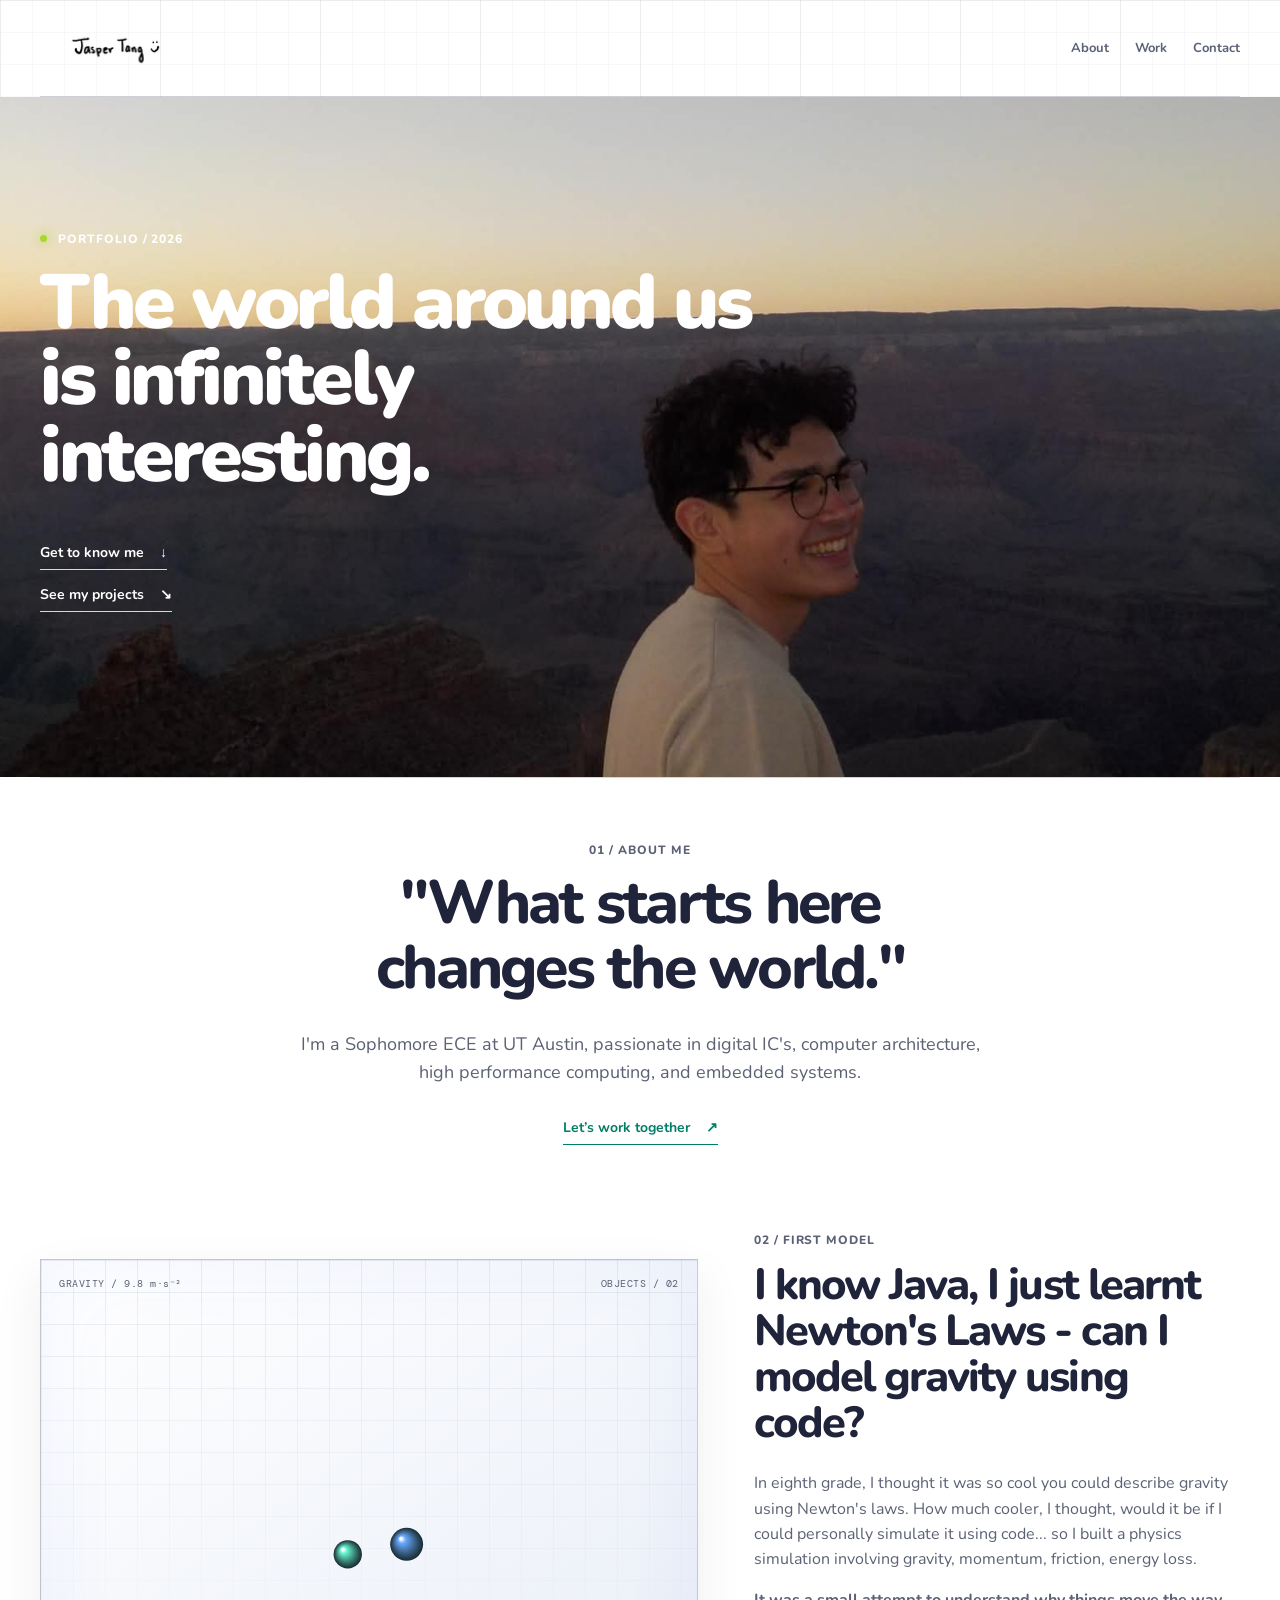
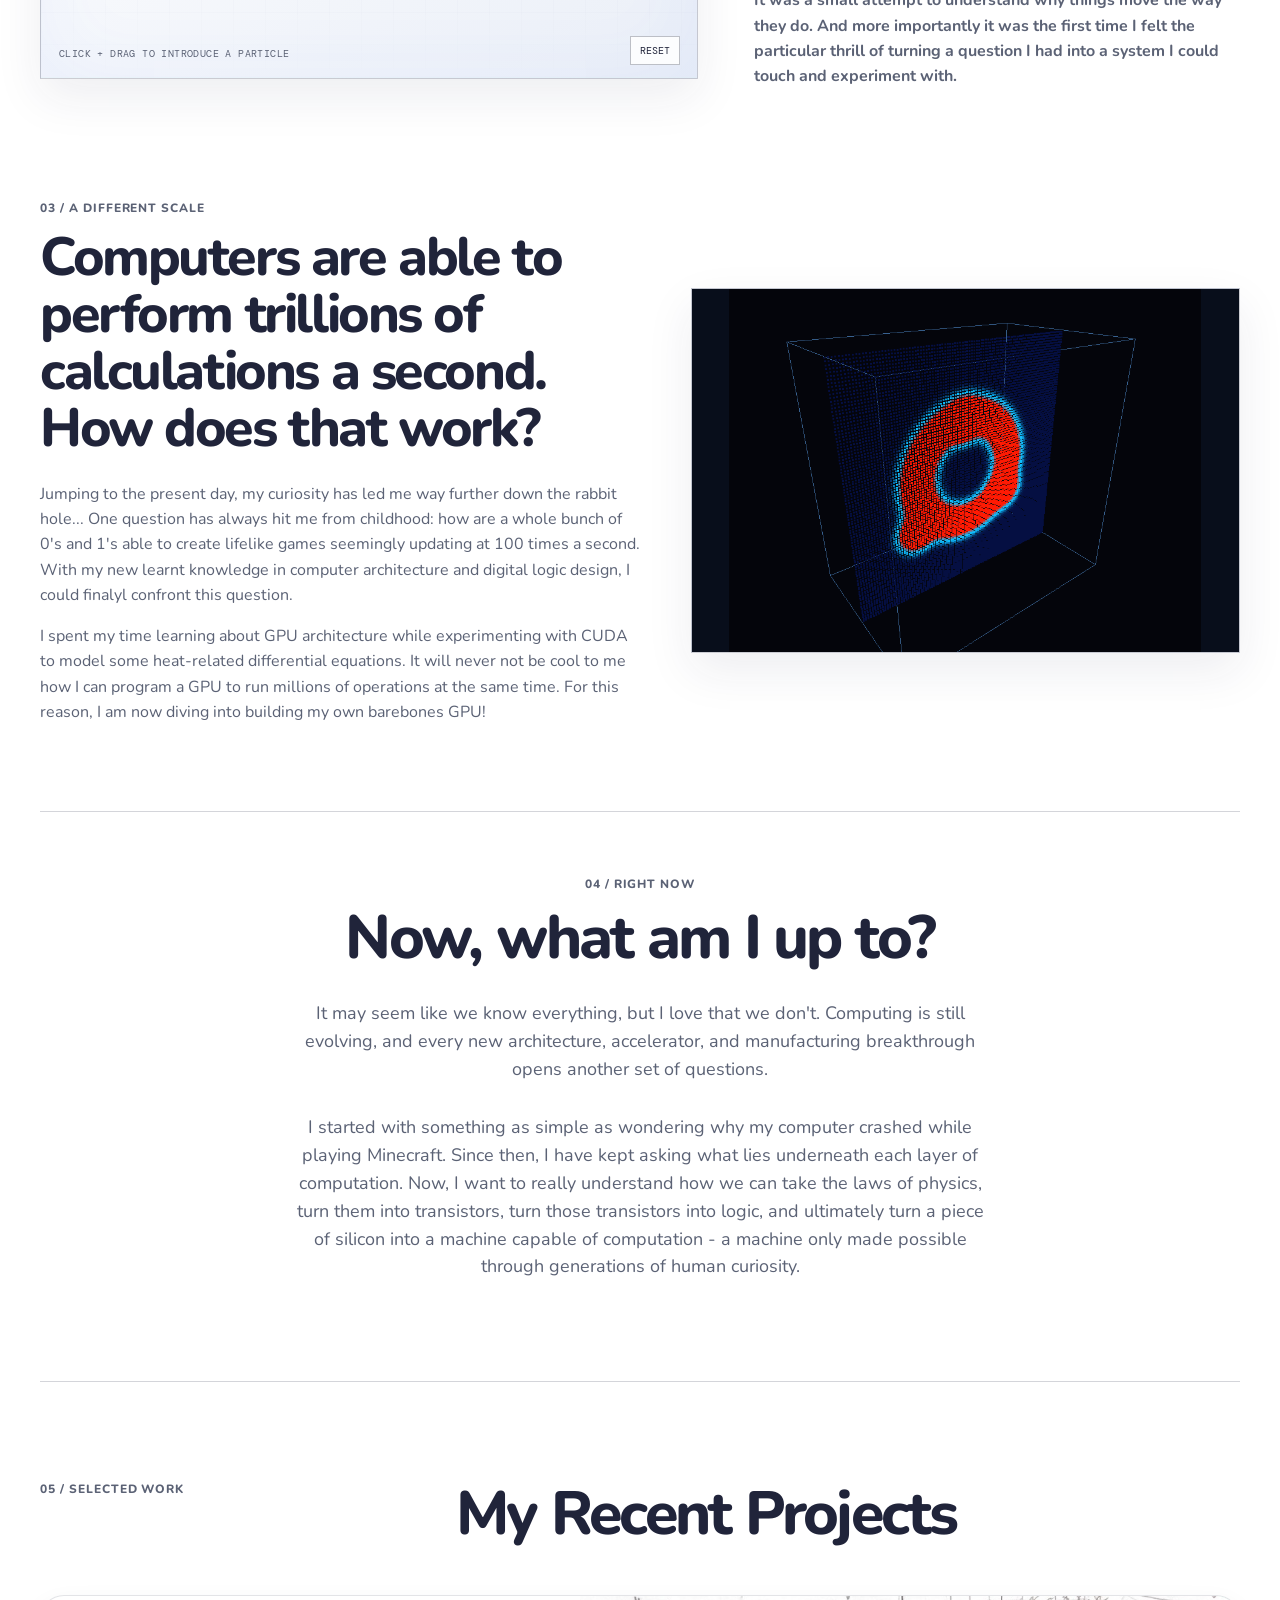
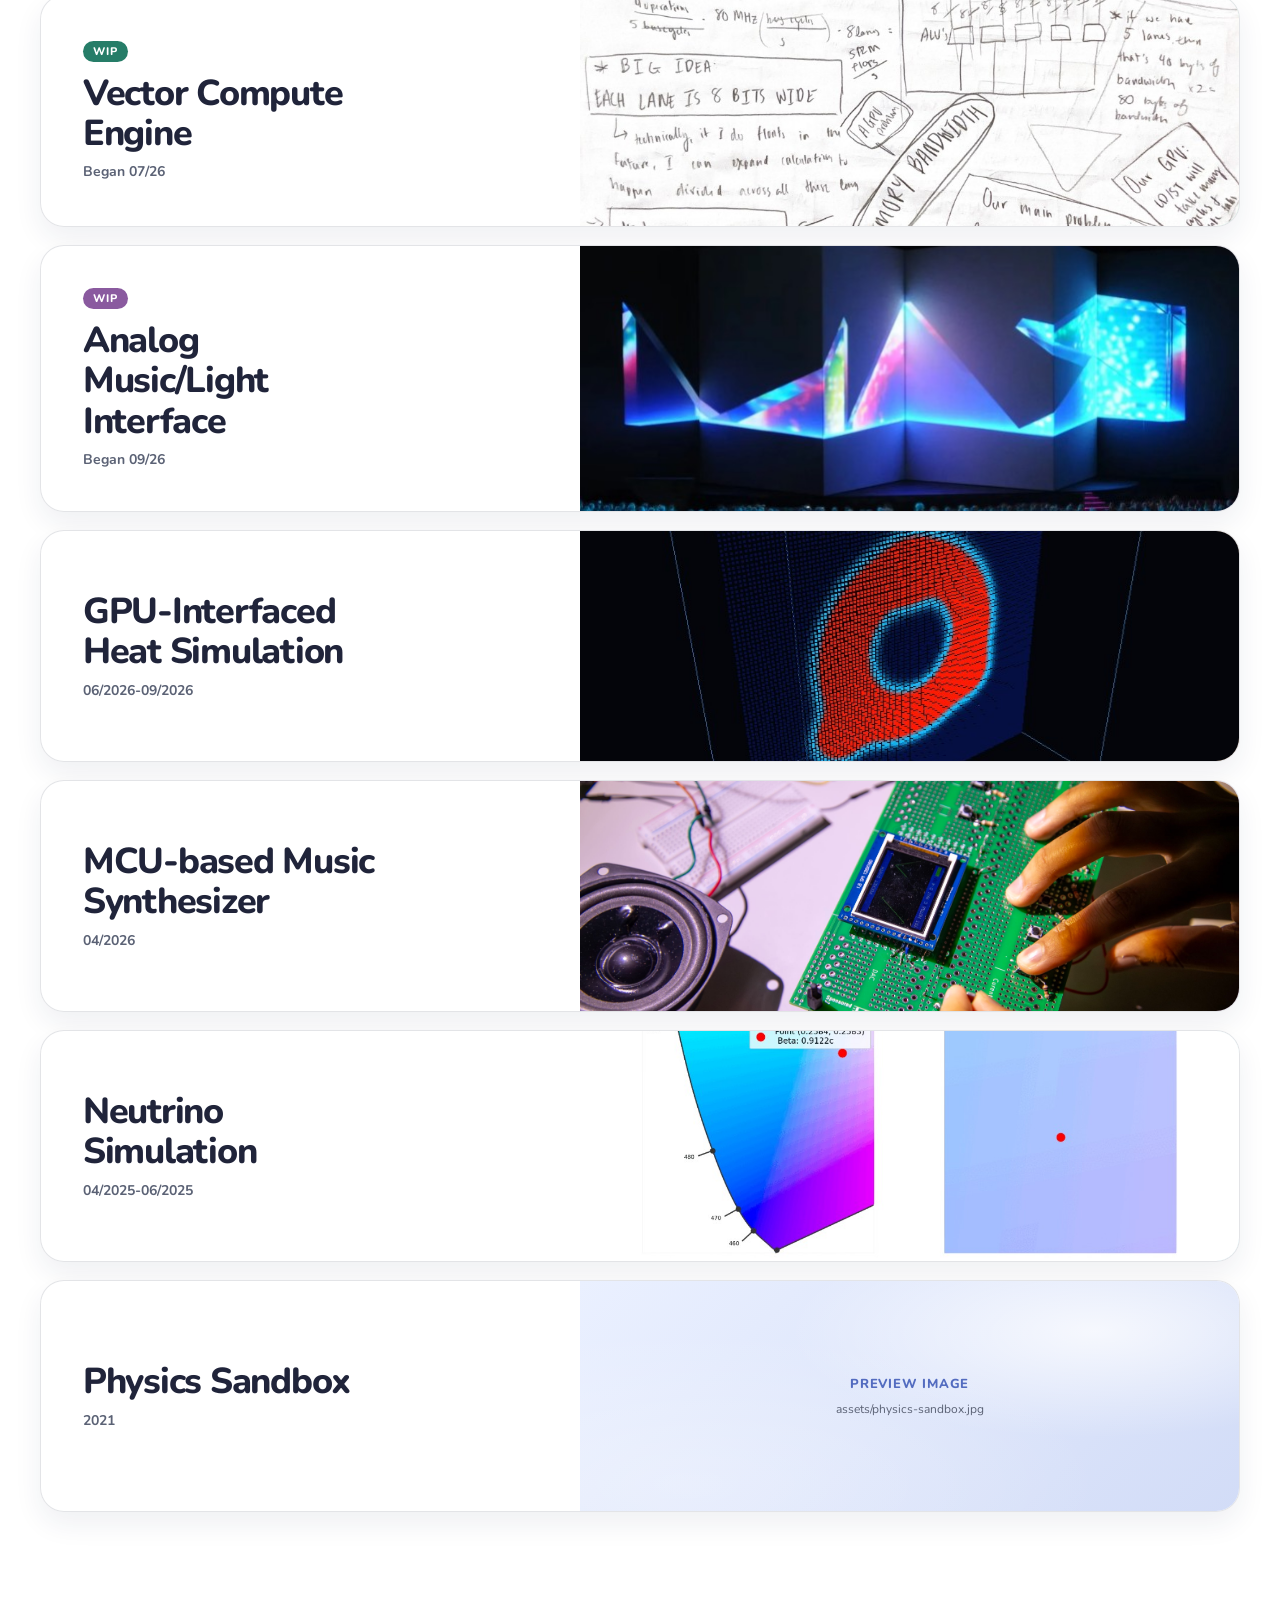
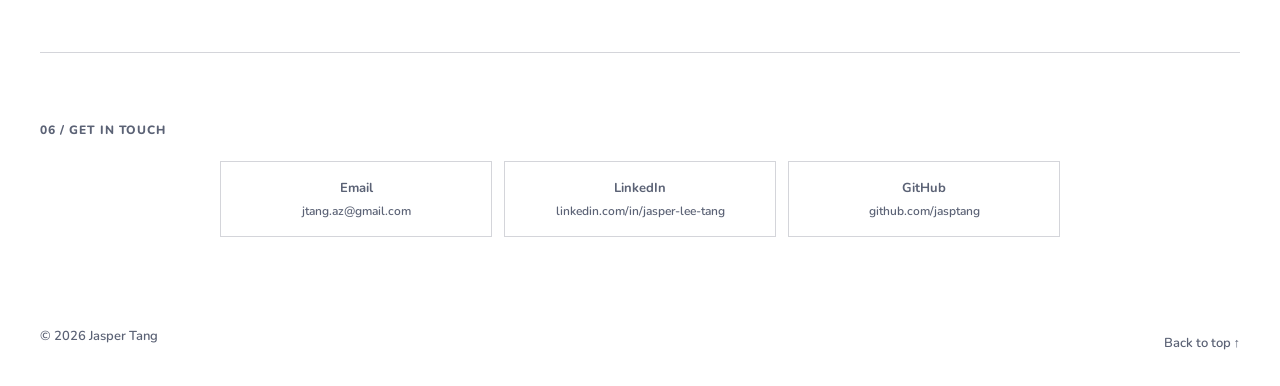
<file: index.html>
<!doctype html>
<html lang="en" style="--surface-color: rgb(248, 249, 252);"><!-- Document metadata and shared assets --><head>
    <meta charset="UTF-8">
    <meta name="viewport" content="width=device-width, initial-scale=1.0">
    <meta name="description" content="Jasper Tang's portfolio">
    <title>Jasper Tang — Portfolio</title>
    <link rel="preconnect" href="https://fonts.googleapis.com">
    <link rel="preconnect" href="https://fonts.gstatic.com" crossorigin="">
    <link href="https://fonts.googleapis.com/css2?family=DM+Mono&amp;family=Nunito:wght@400;500;600;700;800;900&amp;display=swap" rel="stylesheet">
    <link rel="stylesheet" href="styles.css">
  </head>
  <body>
    <!-- Fixed graph-paper layer beneath the page content. -->
    <div class="atmosphere" aria-hidden="true"></div>

    <!-- Persistent site navigation -->
    <header class="site-header">
      <a class="wordmark" href="#top" aria-label="Jasper Tang home"><img src="assets/Jasper Tang.png" alt=""></a>
      <nav aria-label="Primary navigation">
        <a href="#about">About</a>
        <a href="#work">Work</a>
        <a href="#contact">Contact</a>
      </nav>
    </header>

    <!-- Main page content: introduction, personal context, then selected work. -->
    <main id="top">
      <!-- Introductory hero -->
      <section class="hero" aria-labelledby="hero-title">
        <!-- Add assets/hero-art.jpg to display a personal Canva collage here. -->
        <img class="hero-art is-ready" src="assets/hero-art.jpg" alt="">
        <p class="eyebrow"><span class="status-dot"></span> Portfolio / 2026</p>
        <h1 id="hero-title">The world around us is infinitely interesting.</h1>
        <p class="hero-copy"> <!--- can add a potential subtitle here if feel inclined -->
        </p>
        <div class="hero-actions">
          <a class="text-link" href="#about">Get to know me <span aria-hidden="true">↓</span></a>
          <a class="text-link" href="#work">See my projects <span aria-hidden="true">↘</span></a>
        </div>
      </section>

      <!-- Personal introduction. -->
      <section class="about" id="about" aria-labelledby="about-title">
        <div class="about-content">
          <div class="about-copy">
            <p class="eyebrow">01 / About me</p>
            <h2 id="about-title">"What starts here<br>changes the world."</h2>
            <p>I'm a Sophomore ECE at UT Austin, passionate in digital IC's, computer architecture, high performance computing, and embedded systems.</p>
            <a class="text-link" href="mailto:hello@example.com">Let’s work together <span aria-hidden="true">↗</span></a>
          </div>

        </div>
      </section>

      <!-- Origin lab: an interactive modern recreation of Jasper's early gravity simulation. -->
      <section class="origin-lab" aria-labelledby="origin-title">
        <div class="lab-stage">
          <canvas id="physics-canvas" aria-label="Interactive gravity simulation. Click or drag to add bouncing balls." width="656" height="418"></canvas>
          <div class="lab-hud" aria-hidden="true">
            <span>GRAVITY / 9.8 m·s⁻²</span>
            <span id="ball-count">OBJECTS / 02</span>
          </div>
          <div class="lab-prompt">CLICK + DRAG TO INTRODUCE A PARTICLE</div>
          <button class="lab-reset" id="reset-simulation" type="button">RESET</button>
        </div>
        <div class="lab-story">
          <p class="eyebrow">02 / First model</p>
          <h2 id="origin-title">I know Java, I just learnt Newton's Laws - can I model gravity using code?</h2>
          <p>
            In eighth grade, I thought it was so cool you could describe gravity using Newton's laws.
            How much cooler, I thought, would it be if I could personally simulate it using code...
            so I built a physics simulation involving gravity, momentum, friction, energy loss.
          </p>
          <p>
          <strong>It was a small attempt to understand why things move the way they do.
            And more importantly it was the first time I felt
            the particular thrill of turning a question I had into a system I could
            touch and experiment with. </strong>
          </p>
        </div>
      </section>

      <!-- A CUDA heat model moves the story from observing physics to exploring the hardware. -->
      <section class="heat-story" id="heat" aria-labelledby="heat-title">
        <div class="heat-story-copy">
          <p class="eyebrow">03 / A different scale</p>
          <h2 id="heat-title">Computers are able to perform trillions of calculations a second. How does that work?</h2>
          <p>
            Jumping to the present day, my curiosity has led me way further down the rabbit hole...
            One question has always hit me from childhood: how are a whole bunch of 0's and 1's able to
            create lifelike games seemingly updating at 100 times a second. With my new learnt knowledge
            in computer architecture and digital logic design, I could finalyl confront this question.
          </p>
          <p>
            I spent my time learning about GPU architecture while experimenting with CUDA to model some
            heat-related differential equations. It will never not be cool to me how I can program a GPU to
            run millions of operations at the same time. For this reason, I am now diving into building my own
            barebones GPU!
          </p>
        </div>
        <figure class="heat-visual">
          <img class="heat-image" src="assets/heat-simulation.gif" alt="CUDA heat simulation visualizing heat spreading through a material">
          <figcaption class="heat-image-placeholder"><span class="heat-pulse"></span><span>CUDA / HEAT DIFFUSION</span><small>The animated preview could not be loaded.</small></figcaption>
        </figure>
      </section>

      <!-- A present-day chapter returns to the same flanked, centered format as About. -->
      <section class="about now-section" id="now" aria-labelledby="now-title">
        <div class="about-content">
          <div class="about-copy">
            <p class="eyebrow">04 / Right now</p>
            <h2 id="now-title">Now, what am I up to?</h2>
            <p>
            It may seem like we know everything, but I love that we don't. Computing is still evolving, and every new architecture, accelerator, and manufacturing breakthrough opens another set of questions. </p>
            <p>
            I started with something as simple as wondering why my computer crashed while playing Minecraft. Since then, I have kept asking what lies underneath each layer of computation. Now, I want to really understand how we can take the laws of physics, turn them into transistors, turn those transistors into logic, and ultimately turn a piece of silicon into a machine capable of computation - a machine only made possible through generations of human curiosity.
            </p>
          </div>
        </div>
      </section>

      <!-- Project cards continue the personal introduction in one easy-to-scan list. -->
      <section class="work" id="work" aria-labelledby="work-title">
        <div class="section-heading">
          <p class="eyebrow">05 / Selected work</p>
          <h2 id="work-title">My Recent Projects</h2>
        </div>

        <div class="project-list" role="list" aria-label="Selected projects">
          <a class="project-card project-card--vector" role="listitem" href="projects/vector-compute-engine.html" aria-labelledby="project-vector-title">
            <div class="project-card-copy">
              <span class="project-card-status">WIP</span>
              <h3 class="project-card-title" id="project-vector-title">Vector Compute Engine</h3>
              <p class="project-card-year">Began 07/26</p>
            </div>
            <figure class="project-card-preview">
              <img class="project-card-image is-ready" src="assets/vector-compute-engine.jpg" alt="A sneak peek at the Vector Compute Engine">
              <figcaption class="project-card-placeholder"><span>Preview image</span><small>assets/vector-compute-engine.jpg</small></figcaption>
            </figure>
          </a>

          <a class="project-card project-card--analog" role="listitem" href="projects/analog-music-light-interface.html" aria-labelledby="project-analog-title">
            <div class="project-card-copy">
              <span class="project-card-status">WIP</span>
              <h3 class="project-card-title" id="project-analog-title">Analog Music/Light Interface</h3>
              <p class="project-card-year">Began 09/26</p>
            </div>
            <figure class="project-card-preview">
              <img class="project-card-image is-ready" src="assets/analog-music-light-interface.jpg" alt="A sneak peek at the Analog Music and Light Interface">
              <figcaption class="project-card-placeholder"><span>Preview image</span><small>assets/analog-music-light-interface.jpg</small></figcaption>
            </figure>
          </a>

          <a class="project-card project-card--heat" role="listitem" href="projects/cuda-heat-simulation.html" aria-labelledby="project-heat-title">
            <div class="project-card-copy">
              <h3 class="project-card-title" id="project-heat-title">GPU-Interfaced Heat Simulation</h3>
              <p class="project-card-year">06/2026-09/2026</p>
            </div>
            <figure class="project-card-preview">
              <img class="project-card-image" src="assets/heat-simulation.jpg" alt="GPU-interfaced heat simulation project photo">
              <figcaption class="project-card-placeholder"><span>Preview image</span><small>assets/heat-simulation.jpg</small></figcaption>
            </figure>
          </a>

          <a class="project-card project-card--synth" role="listitem" href="projects/music-synthesizer.html" aria-labelledby="project-synth-title">
            <div class="project-card-copy">
              <h3 class="project-card-title" id="project-synth-title">MCU-based Music Synthesizer</h3>
              <p class="project-card-year">04/2026</p>
            </div>
            <figure class="project-card-preview">
              <img class="project-card-image is-ready" src="assets/music-synthesizer.jpg" alt="A sneak peek at the Music Synthesizer">
              <figcaption class="project-card-placeholder"><span>Preview image</span><small>assets/music-synthesizer.jpg</small></figcaption>
            </figure>
          </a>

          <a class="project-card project-card--neutrino" role="listitem" href="projects/neutrino-simulation.html" aria-labelledby="project-neutrino-title">
            <div class="project-card-copy">
              <h3 class="project-card-title" id="project-neutrino-title">Neutrino Simulation</h3>
              <p class="project-card-year">04/2025-06/2025</p>
            </div>
            <figure class="project-card-preview">
              <img class="project-card-image" src="assets/neutrino-simulation.jpg" alt="Neutrino simulation project photo">
              <figcaption class="project-card-placeholder"><span>Preview image</span><small>assets/neutrino-simulation.jpg</small></figcaption>
            </figure>
          </a>

          <a class="project-card project-card--physics" role="listitem" href="projects/physics-simulation.html" aria-labelledby="project-physics-title">
            <div class="project-card-copy">
              <h3 class="project-card-title" id="project-physics-title">Physics Sandbox</h3>
              <p class="project-card-year">2021</p>
            </div>
            <figure class="project-card-preview">
              
              <figcaption class="project-card-placeholder"><span>Preview image</span><small>assets/physics-sandbox.jpg</small></figcaption>
            </figure>
          </a>
        </div>
      </section>
    </main>

    <!-- Contact details and external links -->
    <footer id="contact">
      <p class="eyebrow">06 / Get in touch</p>
      <nav class="footer-contact-links" aria-label="Contact and social links">
        <a href="mailto:jtang.az@gmail.com"><span>Email</span><small>jtang.az@gmail.com</small></a>
        <a href="https://www.linkedin.com/in/jasper-lee-tang" target="_blank" rel="noreferrer"><span>LinkedIn</span><small>linkedin.com/in/jasper-lee-tang</small></a>
        <a href="https://github.com/jasptang" target="_blank" rel="noreferrer"><span>GitHub</span><small>github.com/jasptang</small></a>
      </nav>
      <div class="footer-bottom">
        <p>© 2026 Jasper Tang</p>
        <div><a href="#top">Back to top ↑</a></div>
      </div>
    </footer>

    <!-- Reveal uploaded photos only after they load; SVG fallbacks remain otherwise. -->
    <script>
      document.querySelectorAll(".photo-upload, .hero-art, .heat-image, .project-card-image").forEach((image) => {
        if (image.complete && image.naturalWidth > 0) image.classList.add("is-ready");
        image.addEventListener("load", () => image.classList.add("is-ready"));
        image.addEventListener("error", () => image.remove());
      });

      // Interpolate the ambient page color as the projects section approaches.
      const root = document.documentElement;
      const projects = document.querySelector("#work");
      const startColor = [255, 255, 255];
      const endColor = [248, 249, 252];

      function updateBackground() {
        // A long range makes the teal-to-black change gradual and noticeable.
        const startLine = window.innerHeight * 1.15;
        const endLine = window.innerHeight * 0.18;
        const projectTop = projects.getBoundingClientRect().top;
        const progress = Math.min(1, Math.max(0, (startLine - projectTop) / (startLine - endLine)));
        const color = startColor.map((channel, index) => Math.round(channel + (endColor[index] - channel) * progress));

        root.style.setProperty("--surface-color", `rgb(${color.join(", ")})`);
      }

      window.addEventListener("scroll", updateBackground, { passive: true });
      window.addEventListener("resize", updateBackground);
      updateBackground();

    </script>
    <script src="simulation.js"></script>
  

<span id="PING_CONTENT_PUSH_NOTIFICATION" style="display: none;"></span><span id="PING_CONTENT_PUSH_NOTIFICATION" style="display: none;"></span></body></html>
</file>
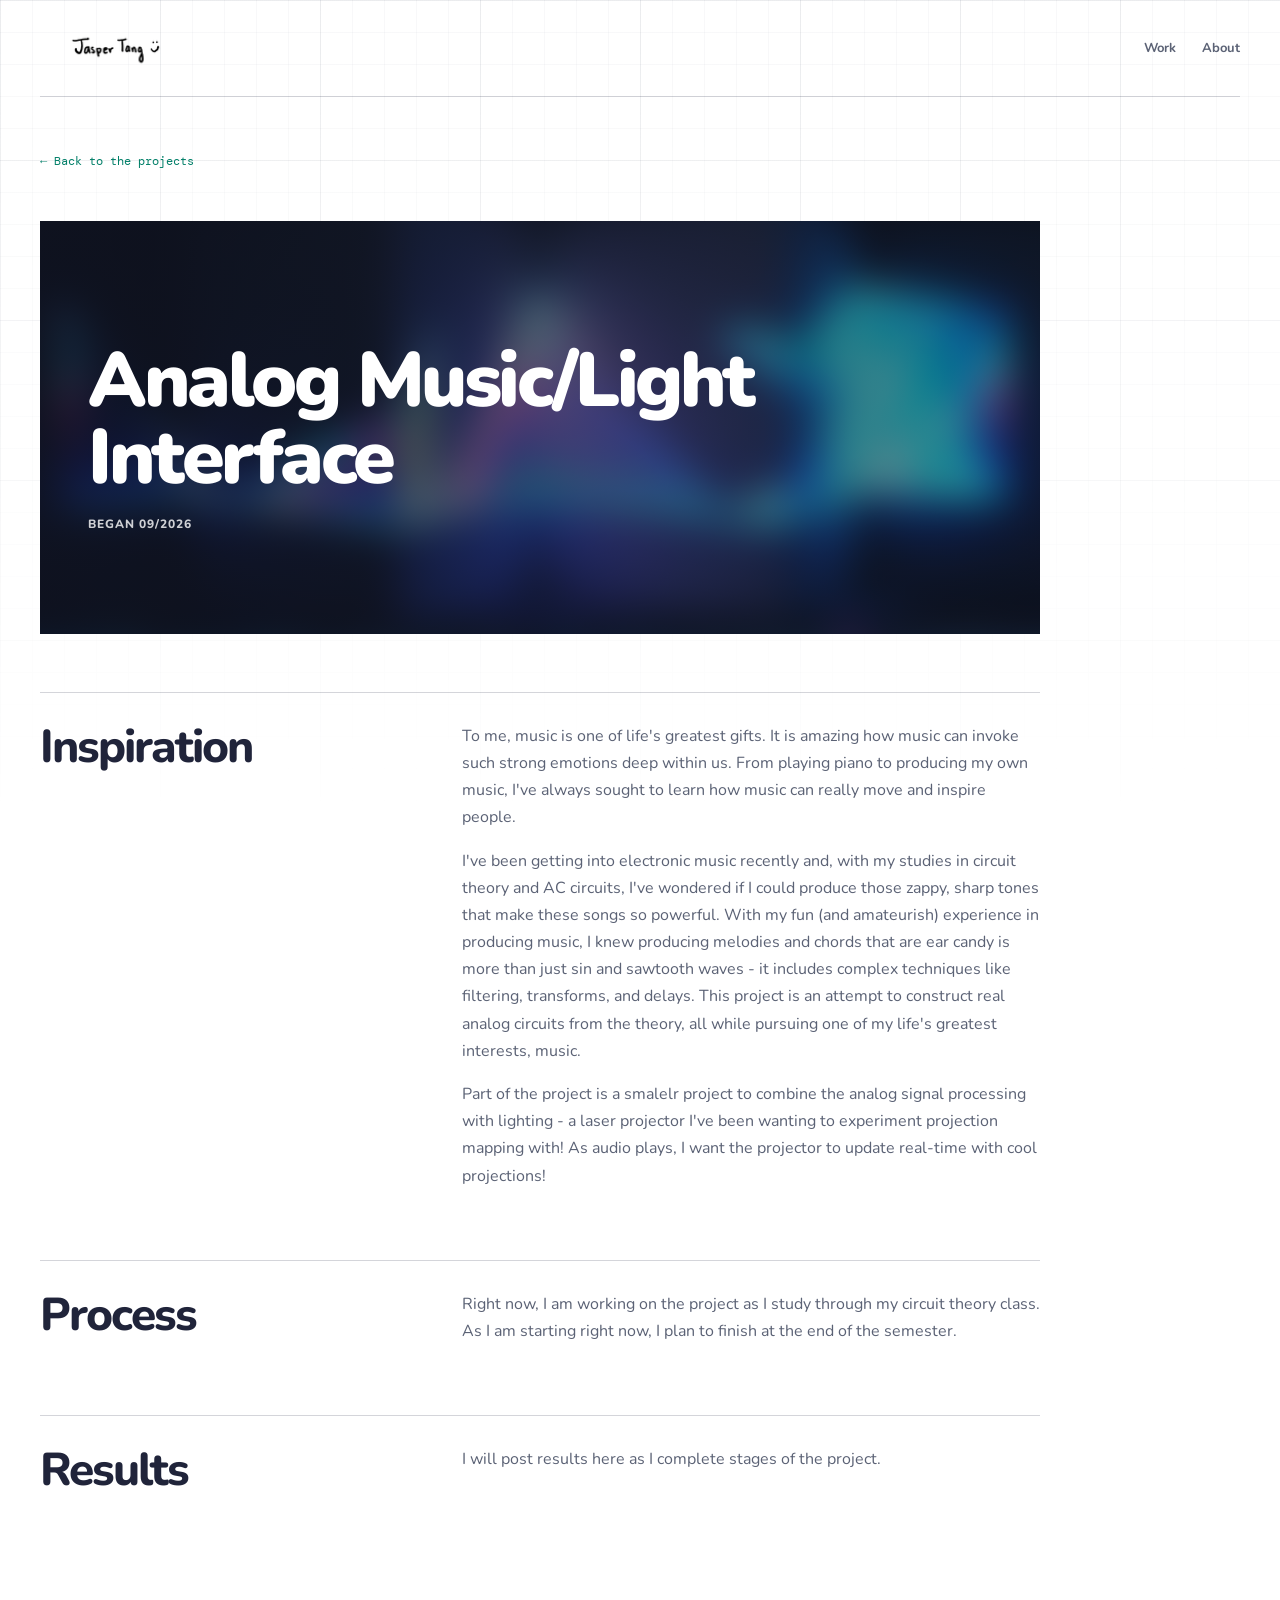
<file: projects/analog-music-light-interface.html>
<!doctype html>
<html lang="en"><head>
    <meta charset="UTF-8">
    <meta name="viewport" content="width=device-width, initial-scale=1.0">
    <meta name="description" content="Jasper Tang's in-progress Analog Music/Light Interface.">
    <title>Analog Music/Light Interface — Jasper Tang</title>
    <link rel="preconnect" href="https://fonts.googleapis.com">
    <link rel="preconnect" href="https://fonts.gstatic.com" crossorigin="">
    <link href="https://fonts.googleapis.com/css2?family=DM+Mono&amp;family=Nunito:wght@400;500;600;700;800;900&amp;display=swap" rel="stylesheet">
    <link rel="stylesheet" href="../styles.css">
  </head>
  <body>
    <div class="atmosphere" aria-hidden="true"></div>
    <header class="site-header">
      <a class="wordmark" href="../index.html#top" aria-label="Jasper Tang home"><img src="../assets/Jasper Tang.png" alt=""></a>
      <nav aria-label="Project navigation"><a href="../index.html#work">Work</a><a href="../index.html#about">About</a></nav>
    </header>
    <main class="case-page">
      <a class="case-back" href="../index.html#work">← Back to the projects</a>
      <section class="case-intro" style="--case-image: url('../assets/analog-music-light-interface.jpg')">
        <h1>Analog Music/Light Interface</h1>
        <p class="eyebrow">Began 09/2026</p>
      </section>
      <section class="case-section" aria-labelledby="inspiration-title">
        <div><h2 id="inspiration-title">Inspiration</h2></div>
        <div class="case-section-copy"><p>To me, music is one of life's greatest gifts. It is amazing how music can invoke such strong emotions deep within us. From playing piano to producing my own music, I've always sought to learn how music can really move and inspire people.</p>
            <p> I've been getting into electronic music recently and, with my studies in circuit theory and AC circuits, I've wondered if I could produce those zappy, sharp tones that make these songs so powerful. With my fun (and amateurish) experience in producing music, I knew producing melodies and chords that are ear candy is more than just sin and sawtooth waves - it includes complex techniques like filtering, transforms, and delays. This project is an attempt to construct real analog circuits from the theory, all while pursuing one of my life's greatest interests, music. 
            </p>
            <p> Part of the project is a smalelr project to combine the analog signal processing with lighting - a laser projector I've been wanting to experiment projection mapping with! As audio plays, I want the projector to update real-time with cool projections!  
            </p>
        </div>
      </section>
      <section class="case-section" aria-labelledby="process-title">
        <div><h2 id="process-title">Process</h2></div>
        <div class="case-section-copy"><p>Right now, I am working on the project as I study through my circuit theory class. As I am starting right now, I plan to finish at the end of the semester. </p></div>
      </section>
      <section class="case-section" aria-labelledby="results-title">
        <div><h2 id="results-title">Results</h2></div>
        <div class="case-section-copy"><p>
            I will post results here as I complete stages of the project.
            </p></div>
      </section>
    </main>
  

<span id="PING_CONTENT_PUSH_NOTIFICATION" style="display: none;"></span><span id="PING_CONTENT_PUSH_NOTIFICATION" style="display: none;"></span></body></html>
</file>
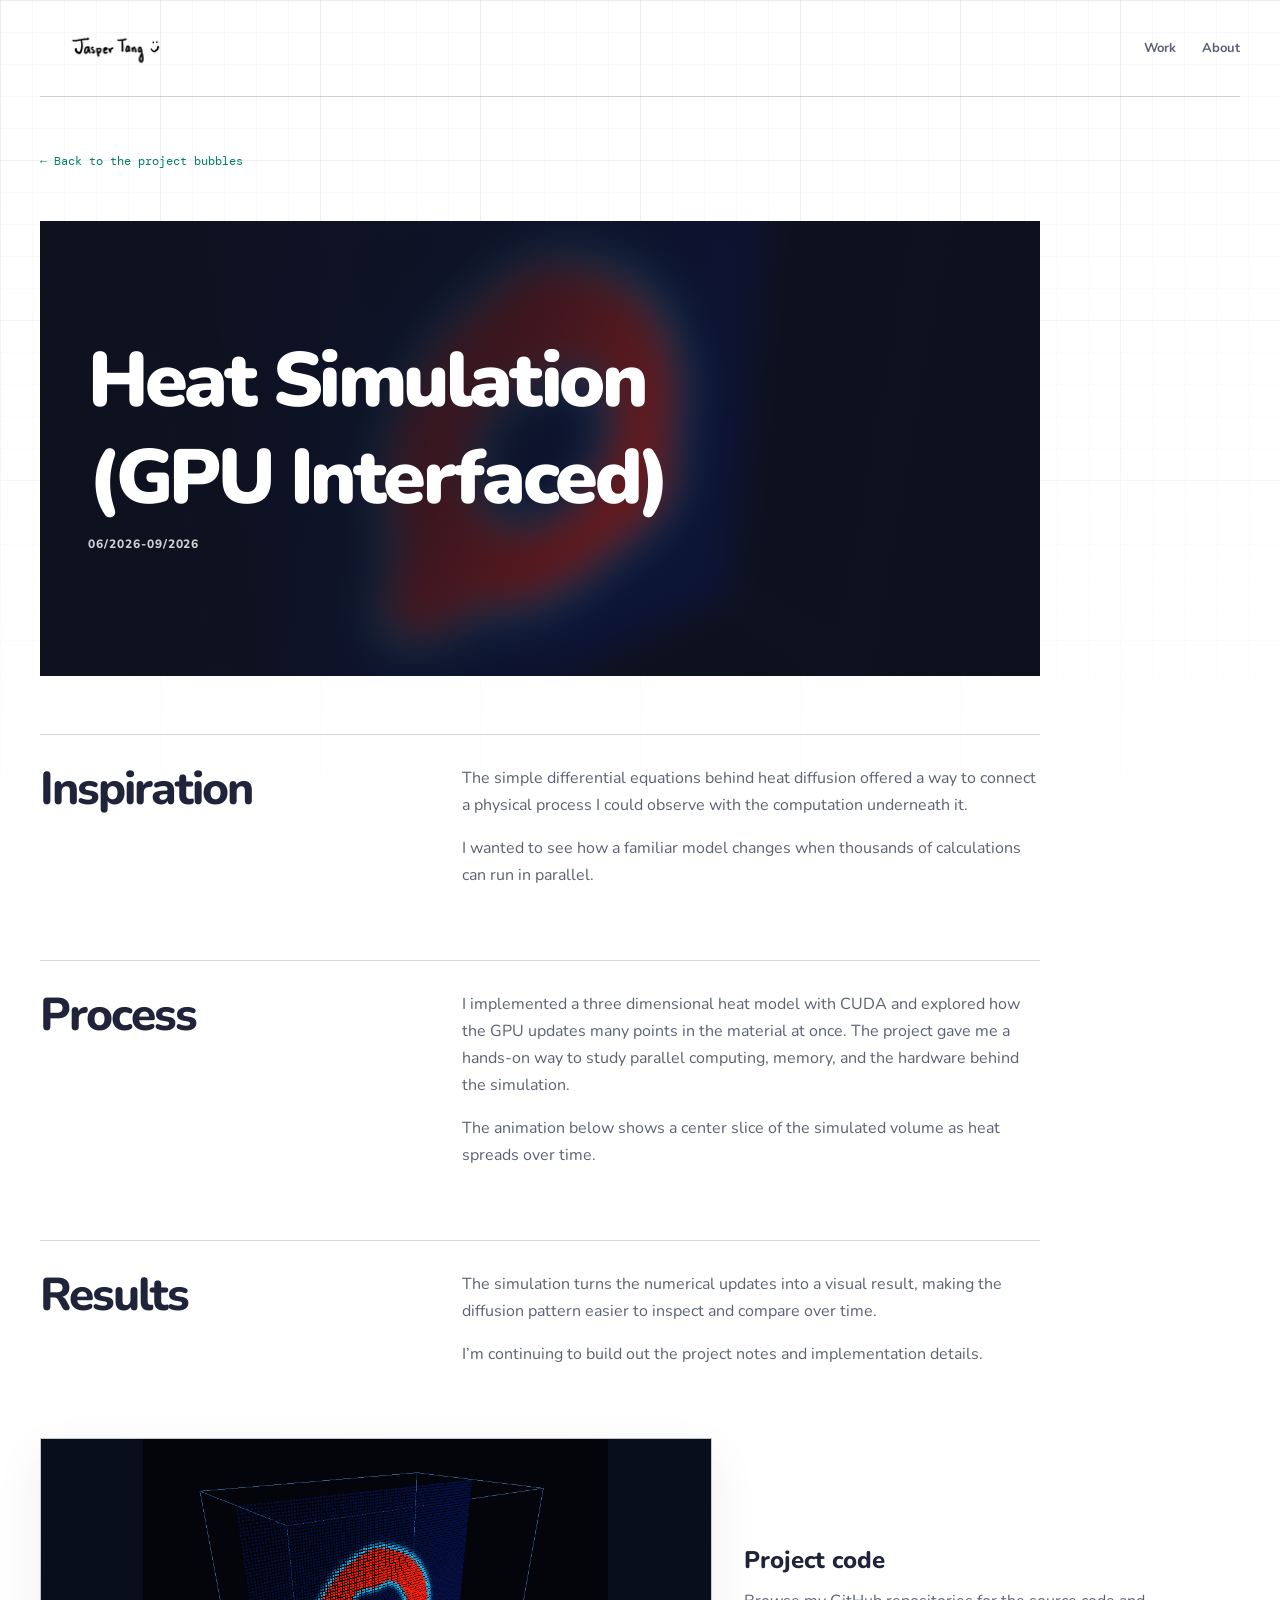
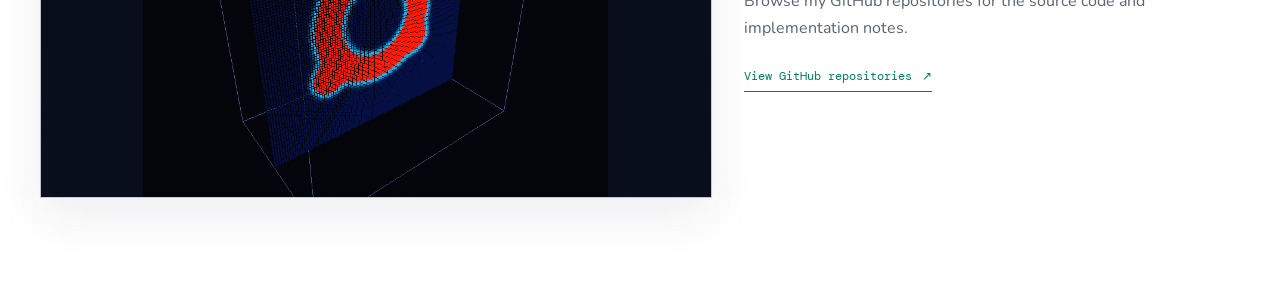
<file: projects/cuda-heat-simulation.html>
<!doctype html>
<html lang="en"><head>
    <meta charset="UTF-8">
    <meta name="viewport" content="width=device-width, initial-scale=1.0">
    <meta name="description" content="Jasper Tang's CUDA heat simulation project.">
    <title>CUDA Heat Simulation — Jasper Tang</title>
    <link rel="preconnect" href="https://fonts.googleapis.com">
    <link rel="preconnect" href="https://fonts.gstatic.com" crossorigin="">
    <link href="https://fonts.googleapis.com/css2?family=DM+Mono&amp;family=Nunito:wght@400;500;600;700;800;900&amp;display=swap" rel="stylesheet">
    <link rel="stylesheet" href="../styles.css">
  </head>
  <body>
    <div class="atmosphere" aria-hidden="true"></div>
    <header class="site-header">
      <a class="wordmark" href="../index.html#top" aria-label="Jasper Tang home"><img src="../assets/Jasper Tang.png" alt=""></a>
      <nav aria-label="Project navigation"><a href="../index.html#work">Work</a><a href="../index.html#about">About</a></nav>
    </header>
    <main class="case-page">
      <a class="case-back" href="../index.html#work">← Back to the project bubbles</a>
      <section class="case-intro" style="--case-image: url('../assets/heat-simulation.jpg')">
        <h1>Heat Simulation&nbsp;</h1><h1>(GPU Interfaced)</h1>
        <p class="eyebrow">06/2026-09/2026</p>
        <p class="case-lead"></p>
      </section>
      <section class="case-section" aria-labelledby="inspiration-title">
        <div><h2 id="inspiration-title">Inspiration</h2></div>
        <div class="case-section-copy"><p>The simple differential equations behind heat diffusion offered a way to connect a physical process I could observe with the computation underneath it.</p><p>I wanted to see how a familiar model changes when thousands of calculations can run in parallel.</p></div>
      </section>
      <section class="case-section" aria-labelledby="process-title">
        <div><h2 id="process-title">Process</h2></div>
        <div class="case-section-copy"><p>I implemented a three dimensional heat model with CUDA and explored how the GPU updates many points in the material at once. The project gave me a hands-on way to study parallel computing, memory, and the hardware behind the simulation.</p><p>The animation below shows a center slice of the simulated volume as heat spreads over time.</p></div>
      </section>
      <section class="case-section" aria-labelledby="results-title">
        <div><h2 id="results-title">Results</h2></div>
        <div class="case-section-copy"><p>The simulation turns the numerical updates into a visual result, making the diffusion pattern easier to inspect and compare over time.</p><p>I’m continuing to build out the project notes and implementation details.</p></div>
      </section>
      <section class="case-result" aria-label="Simulation result and project links">
        <figure class="heat-visual case-visual">
          <img class="heat-image" src="../assets/heat-simulation.gif" alt="Animation showing heat spreading through a simulated material">
          <figcaption class="heat-image-placeholder"><span class="heat-pulse"></span><span>CUDA / HEAT DIFFUSION</span><small>The animated simulation preview could not be loaded.</small></figcaption>
        </figure>
        <div class="case-result-copy"><h3>Project code</h3><p>Browse my GitHub repositories for the source code and implementation notes.</p><a class="case-github" href="https://github.com/jasptang?tab=repositories" target="_blank" rel="noreferrer">View GitHub repositories <span aria-hidden="true">↗</span></a></div>
      </section>
    </main>
    <script>
      const heatImage = document.querySelector(".heat-image");
      if (heatImage.complete && heatImage.naturalWidth > 0) heatImage.classList.add("is-ready");
      heatImage.addEventListener("load", () => heatImage.classList.add("is-ready"));
      heatImage.addEventListener("error", () => heatImage.remove());
    </script>
  

<span id="PING_CONTENT_PUSH_NOTIFICATION" style="display: none;"></span><span id="PING_CONTENT_PUSH_NOTIFICATION" style="display: none;"></span></body></html>
</file>
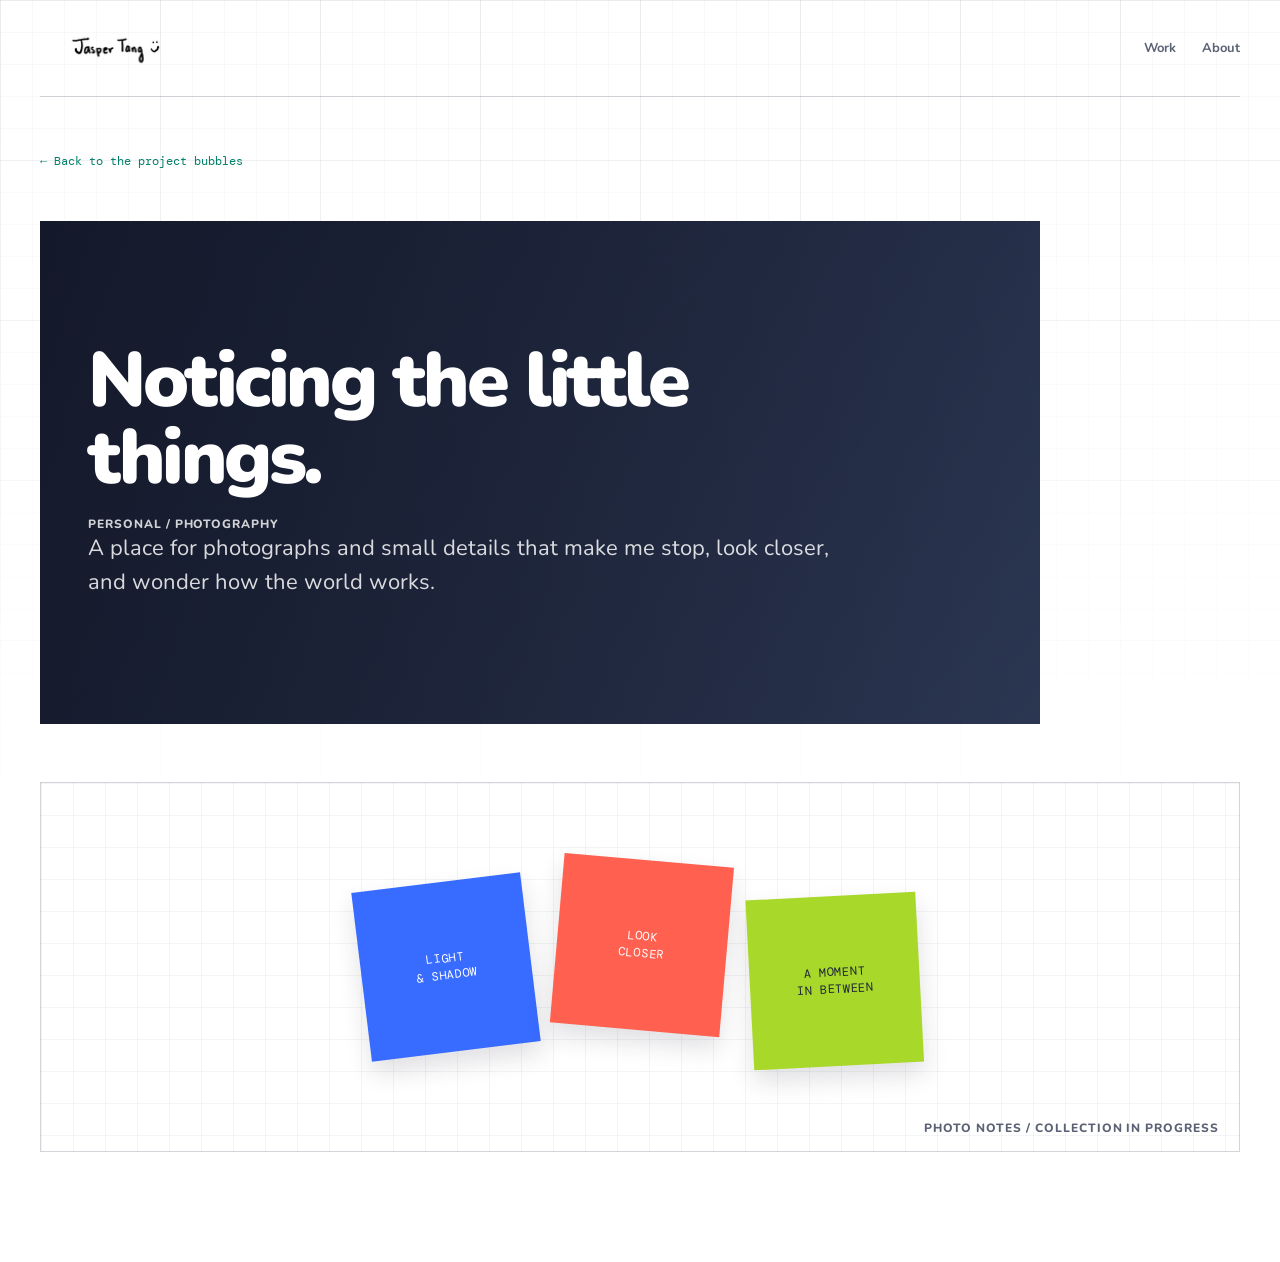
<file: projects/photography.html>
<!doctype html>
<html lang="en">
  <head>
    <meta charset="UTF-8" />
    <meta name="viewport" content="width=device-width, initial-scale=1.0" />
    <meta name="description" content="Jasper Tang's photography and visual notes." />
    <title>Photography — Jasper Tang</title>
    <link rel="preconnect" href="https://fonts.googleapis.com" />
    <link rel="preconnect" href="https://fonts.gstatic.com" crossorigin />
    <link href="https://fonts.googleapis.com/css2?family=DM+Mono&family=Nunito:wght@400;500;600;700;800;900&display=swap" rel="stylesheet" />
    <link rel="stylesheet" href="../styles.css" />
  </head>
  <body>
    <div class="atmosphere" aria-hidden="true"></div>
    <header class="site-header">
      <a class="wordmark" href="../index.html#top" aria-label="Jasper Tang home"><img src="../assets/Jasper Tang.png" alt="" /></a>
      <nav aria-label="Project navigation"><a href="../index.html#work">Work</a><a href="../index.html#about">About</a></nav>
    </header>
    <main class="case-page">
      <a class="case-back" href="../index.html#work">← Back to the project bubbles</a>
      <section class="case-intro">
        <h1>Noticing the little things.</h1>
        <p class="eyebrow">PERSONAL / PHOTOGRAPHY</p>
        <p class="case-lead">A place for photographs and small details that make me stop, look closer, and wonder how the world works.</p>
      </section>
      <section class="photo-notes" aria-label="Photography collection in progress">
        <span class="photo-note photo-note--blue">LIGHT<br />&amp; SHADOW</span>
        <span class="photo-note photo-note--coral">LOOK<br />CLOSER</span>
        <span class="photo-note photo-note--lime">A MOMENT<br />IN BETWEEN</span>
        <p class="eyebrow">PHOTO NOTES / COLLECTION IN PROGRESS</p>
      </section>
    </main>
  </body>
</html>
</file>
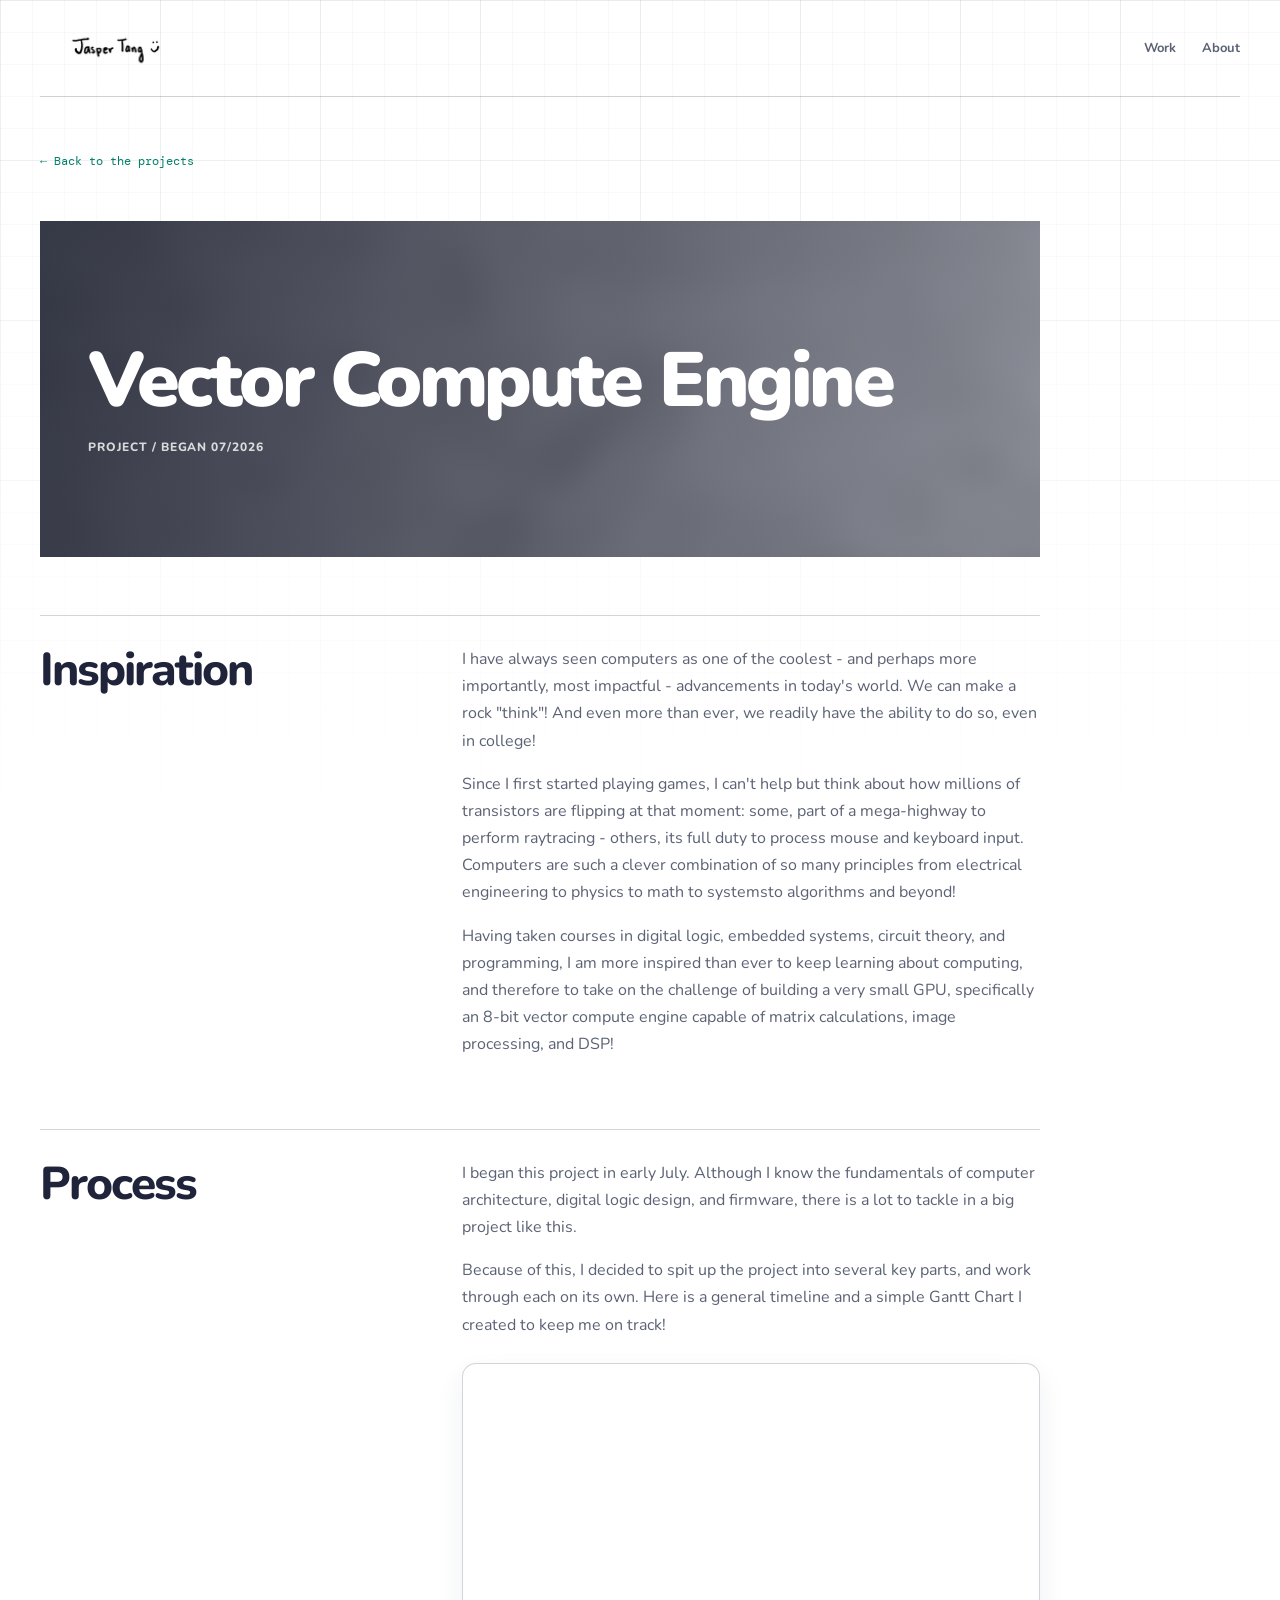
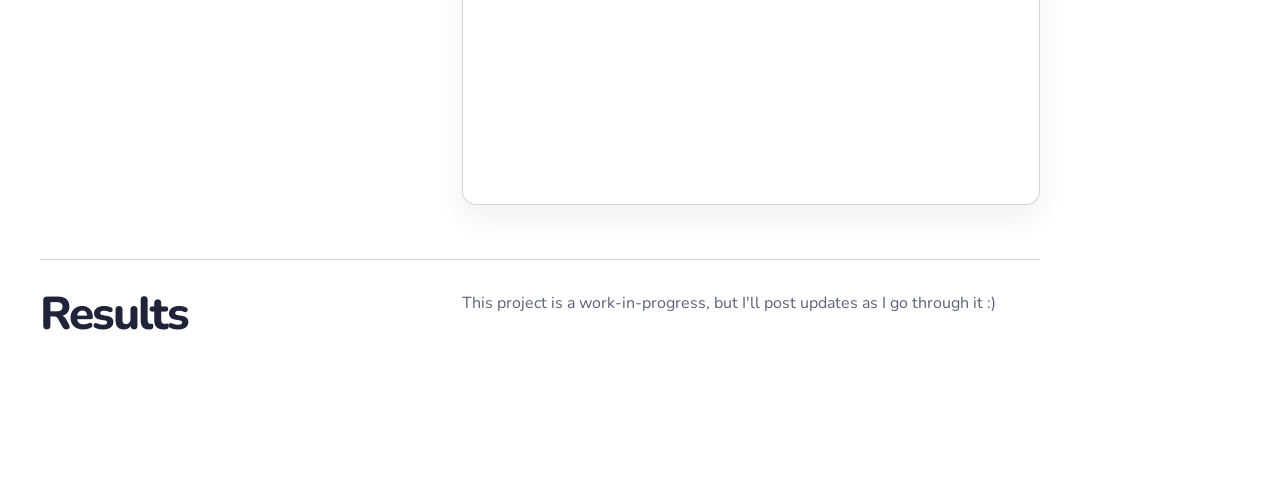
<file: projects/vector-compute-engine.html>
<!doctype html>
<html lang="en"><head>
    <meta charset="UTF-8">
    <meta name="viewport" content="width=device-width, initial-scale=1.0">
    <meta name="description" content="Jasper Tang's in-progress Vector Compute Engine.">
    <title>Vector Compute Engine — Jasper Tang</title>
    <link rel="preconnect" href="https://fonts.googleapis.com">
    <link rel="preconnect" href="https://fonts.gstatic.com" crossorigin="">
    <link href="https://fonts.googleapis.com/css2?family=DM+Mono&amp;family=Nunito:wght@400;500;600;700;800;900&amp;display=swap" rel="stylesheet">
    <link rel="stylesheet" href="../styles.css">
  </head>
  <body>
    <div class="atmosphere" aria-hidden="true"></div>
    <header class="site-header">
      <a class="wordmark" href="../index.html#top" aria-label="Jasper Tang home"><img src="../assets/Jasper Tang.png" alt=""></a>
      <nav aria-label="Project navigation"><a href="../index.html#work">Work</a><a href="../index.html#about">About</a></nav>
    </header>
    <main class="case-page">
      <a class="case-back" href="../index.html#work">← Back to the projects</a>
      <section class="case-intro" style="--case-image: url('../assets/vector-compute-engine.jpg')">
        <h1>Vector Compute Engine</h1>
        <p class="eyebrow">PROJECT / Began 07/2026</p>
      </section>
      <section class="case-section" aria-labelledby="inspiration-title">
        <div><h2 id="inspiration-title">Inspiration</h2></div>
        <div class="case-section-copy"><p>I have always seen computers as one of the coolest - and perhaps more importantly, most impactful - advancements in today's world. 
            We can make a rock "think"! And even more than ever, we readily have the ability to do so, even in college!</p>
        <p> Since I first started playing games, I can't help but think about how millions of transistors are flipping at that moment: some, part of a mega-highway to perform raytracing - others, its full duty to process mouse and keyboard input. Computers are such a clever combination of so many principles from electrical engineering to physics to math to systemsto algorithms and beyond!</p>
        <p> Having taken courses in digital logic, embedded systems, circuit theory, and programming, I am more inspired than ever to keep learning about computing, and therefore to take on the challenge of building a very small GPU, specifically an 8-bit vector compute engine capable of matrix calculations, image processing, and DSP! 
        </p>
        </div>
      </section>
      <section class="case-section" aria-labelledby="process-title">
        <div><h2 id="process-title">Process</h2></div>
        <div class="case-section-copy"><p>
            I began this project in early July. Although I know the fundamentals of computer architecture, digital logic design, and firmware, there is a lot to tackle in a big project like this.
            </p>
            <p>
            Because of this, I decided to spit up the project into several key parts, and work through each on its own. Here is a general timeline and a simple Gantt Chart I created to keep me on track!

            
            </p>
          <div class="spreadsheet-embed">
            <iframe src="https://docs.google.com/spreadsheets/d/e/2PACX-1vT-iXeWLA7juRuMnaDPVrkjrlpyX94SIKmBbtZG1bXVJOdfv8OQlOoOWkDZ1H009rZ9Dx3scoLP5qWu/pubhtml?widget=true&amp;headers=false" title="Vector Compute Engine project timeline" loading="lazy"></iframe>
          </div>
        </div>
      </section>
      <section class="case-section" aria-labelledby="results-title">
        <div><h2 id="results-title">Results</h2></div>
        <div class="case-section-copy"><p>
            This project is a work-in-progress, but I'll post updates as I go through it :)
            </p>
        </div>
      </section>
    </main>


<span id="PING_CONTENT_PUSH_NOTIFICATION" style="display: none;"></span></body></html>
</file>
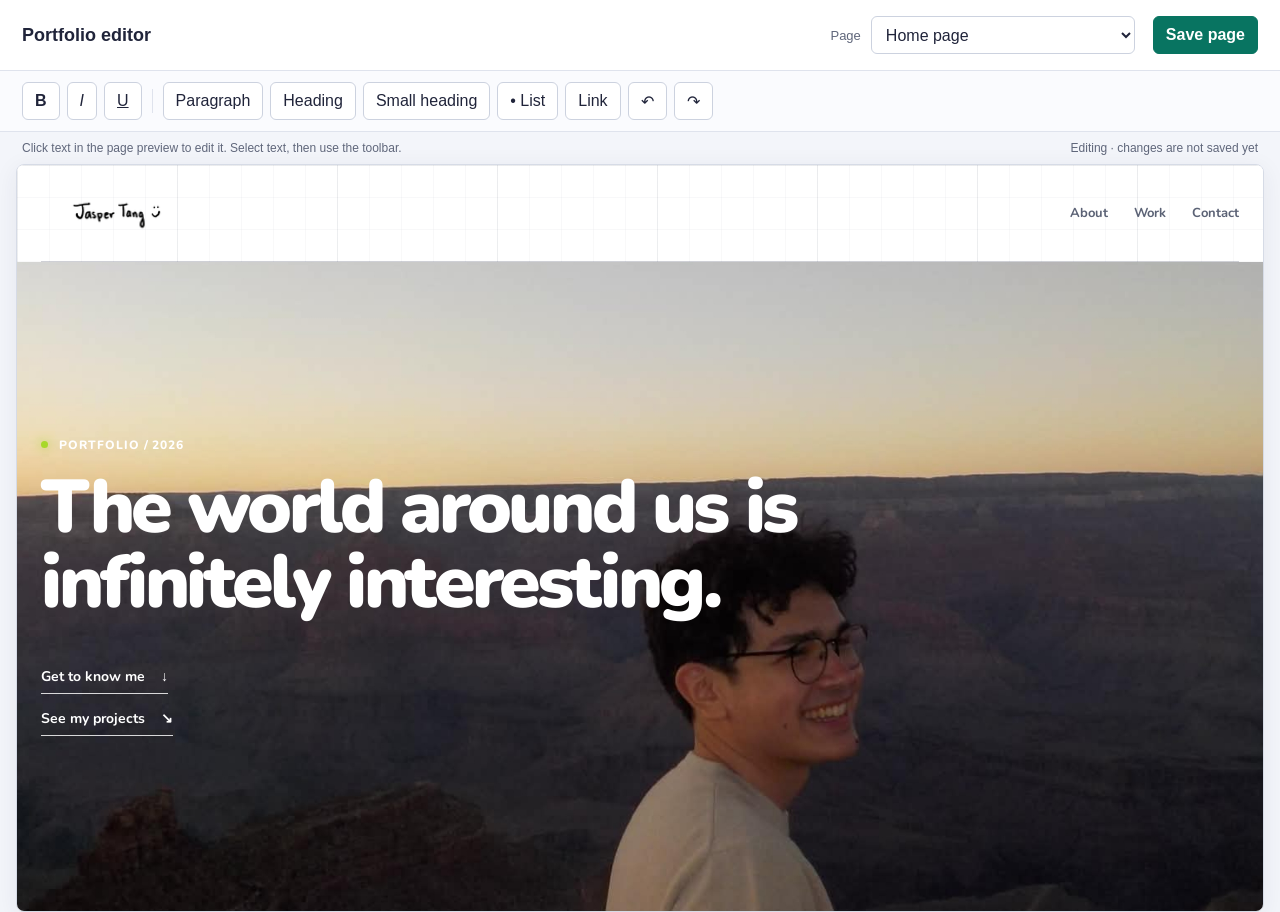
<file: tools/editor.html>
<!doctype html>
<html lang="en">
  <head>
    <meta charset="UTF-8" />
    <meta name="viewport" content="width=device-width, initial-scale=1.0" />
    <title>Portfolio Editor</title>
    <style>
      :root { color-scheme: light; font-family: "Segoe UI", Arial, sans-serif; color: #20243a; background: #f3f5fa; }
      * { box-sizing: border-box; }
      body { margin: 0; min-height: 100vh; }
      header { display: flex; align-items: center; justify-content: space-between; gap: 18px; padding: 16px 22px; background: #fff; border-bottom: 1px solid #dfe3ed; }
      h1 { margin: 0; font-size: 18px; }
      .page-picker { display: flex; align-items: center; gap: 10px; margin-left: auto; }
      label, .hint { color: #60677b; font-size: 13px; }
      select, button { min-height: 38px; border: 1px solid #ccd2df; border-radius: 6px; background: #fff; color: #20243a; font: inherit; }
      select { padding: 0 30px 0 10px; }
      button { padding: 0 12px; cursor: pointer; }
      button:hover { border-color: #13806d; color: #087461; }
      button:active { background: #edf7f5; }
      #save { border-color: #087461; background: #087461; color: #fff; font-weight: 700; }
      #save:hover { background: #075c4e; }
      .toolbar { display: flex; align-items: center; flex-wrap: wrap; gap: 7px; padding: 11px 22px; background: #fafbfe; border-bottom: 1px solid #dfe3ed; }
      .toolbar .divider { width: 1px; height: 24px; margin: 0 3px; background: #dfe3ed; }
      main { display: grid; grid-template-rows: auto 1fr; height: calc(100vh - 120px); min-height: 450px; }
      .help { display: flex; justify-content: space-between; gap: 12px; padding: 9px 22px; color: #60677b; font-size: 12px; }
      iframe { width: min(100% - 32px, 1440px); height: 100%; margin: 0 auto 16px; border: 1px solid #d6dbe6; border-radius: 8px; background: #fff; box-shadow: 0 5px 24px #25304b12; }
      @media (max-width: 760px) { header { align-items: flex-start; flex-wrap: wrap; padding: 14px; } .page-picker { order: 3; width: 100%; margin: 0; } .page-picker select { flex: 1; } .toolbar { padding: 10px 14px; } main { height: calc(100vh - 190px); } .help { padding: 8px 14px; } }
    </style>
  </head>
  <body>
    <header>
      <h1>Portfolio editor</h1>
      <div class="page-picker">
        <label for="page">Page</label>
        <select id="page">
          <option value="home">Home page</option>
          <option value="analog">Analog Music/Light Interface</option>
          <option value="heat">CUDA Heat Simulation</option>
          <option value="music">Music Synthesizer</option>
          <option value="neutrino">Neutrino Simulation</option>
          <option value="photography">Photography</option>
          <option value="physics">Physics Sandbox</option>
          <option value="vector">Vector Compute Engine</option>
        </select>
      </div>
      <button id="save" type="button">Save page</button>
    </header>
    <div class="toolbar" role="toolbar" aria-label="Text formatting">
      <button type="button" data-command="bold" title="Bold"><strong>B</strong></button>
      <button type="button" data-command="italic" title="Italic"><em>I</em></button>
      <button type="button" data-command="underline" title="Underline"><u>U</u></button>
      <span class="divider" aria-hidden="true"></span>
      <button type="button" data-block="p">Paragraph</button>
      <button type="button" data-block="h2">Heading</button>
      <button type="button" data-block="h3">Small heading</button>
      <button type="button" data-command="insertUnorderedList">• List</button>
      <button id="link" type="button">Link</button>
      <button type="button" data-command="undo" title="Undo">↶</button>
      <button type="button" data-command="redo" title="Redo">↷</button>
    </div>
    <main>
      <div class="help"><span>Click text in the page preview to edit it. Select text, then use the toolbar.</span><span id="status" role="status">Loading page…</span></div>
      <iframe id="preview" title="Editable portfolio page preview"></iframe>
    </main>
    <script>
      const preview = document.querySelector("#preview");
      const pagePicker = document.querySelector("#page");
      const status = document.querySelector("#status");
      const pageFiles = {
        analog: "analog-music-light-interface.html",
        heat: "cuda-heat-simulation.html",
        music: "music-synthesizer.html",
        neutrino: "neutrino-simulation.html",
        photography: "photography.html",
        physics: "physics-simulation.html",
        vector: "vector-compute-engine.html"
      };
      let ready = false;

      function openPage() {
        ready = false;
        status.textContent = "Loading page…";
        const path = pagePicker.value === "home" ? "index.html" : `projects/${pageFiles[pagePicker.value]}`;
        preview.src = `/${path}?edit=${Date.now()}`;
      }

      preview.addEventListener("load", () => {
        const doc = preview.contentDocument;
        doc.designMode = "on";
        doc.addEventListener("click", (event) => {
          if (event.target.closest("a")) event.preventDefault();
        }, true);
        doc.addEventListener("submit", (event) => event.preventDefault(), true);
        ready = true;
        status.textContent = "Editing · changes are not saved yet";
      });

      document.querySelectorAll("[data-command], [data-block], #link").forEach((button) => {
        button.addEventListener("mousedown", (event) => event.preventDefault());
        button.addEventListener("click", () => {
          if (!ready) return;
          const doc = preview.contentDocument;
          doc.body.focus();
          if (button.dataset.command) doc.execCommand(button.dataset.command, false);
          if (button.dataset.block) doc.execCommand("formatBlock", false, `<${button.dataset.block}>`);
          if (button.id === "link") {
            const url = window.prompt("Link address (for example https://example.com):");
            if (url) doc.execCommand("createLink", false, url);
          }
          status.textContent = "Editing · changes are not saved yet";
        });
      });

      pagePicker.addEventListener("change", openPage);
      document.querySelector("#save").addEventListener("click", async () => {
        if (!ready) return;
        status.textContent = "Saving…";
        const html = `<!doctype html>\n${preview.contentDocument.documentElement.outerHTML}`;
        try {
          const response = await fetch("/__save", {
            method: "POST",
            headers: { "Content-Type": "application/json" },
            body: JSON.stringify({ page: pagePicker.value, html })
          });
          if (!response.ok) throw new Error(await response.text());
          status.textContent = "Saved · reloading preview";
          openPage();
        } catch (error) {
          status.textContent = `Save failed: ${error.message}`;
        }
      });

      openPage();
    </script>
  </body>
</html>
</file>
<file: styles.css>
/* Design tokens: shared colors, typography, and surface treatments. */
:root { --ink:#20243a; --base:#fff; --surface-color:rgb(255,255,255); --muted:#5b6275; --line:rgba(42,48,72,.2); --teal:#007f68; --blue:#386bff; --lime:#a8d82a; --coral:#ff604f; --violet:#8958d8; }

/* Global reset and base document styles. */
* { box-sizing:border-box; }
html { scroll-behavior:smooth; }
body { margin:0; overflow-x:hidden; color:var(--ink); background:var(--surface-color); font:16px "Nunito",sans-serif; }
a { color:inherit; text-decoration:none; }

/* Fixed atmospheric layers create a fluid, natural-technology backdrop. */
.atmosphere { position:fixed; z-index:-2; inset:0; overflow:hidden; background:var(--surface-color); }
.atmosphere::after { content:""; position:absolute; inset:0; opacity:.7; background-image:linear-gradient(rgba(63,73,99,.055) 1px,transparent 1px),linear-gradient(90deg,rgba(63,73,99,.055) 1px,transparent 1px),linear-gradient(rgba(63,73,99,.1) 1px,transparent 1px),linear-gradient(90deg,rgba(63,73,99,.1) 1px,transparent 1px); background-size:32px 32px,32px 32px,160px 160px,160px 160px; mask-image:linear-gradient(to bottom,black,transparent 92%); }

/* Shared page width and navigation. */
.site-header, main, footer { width:min(1200px,calc(100% - 48px)); margin:auto; }
.site-header { display:flex; align-items:center; justify-content:space-between; padding:28px 0; border-bottom:1px solid var(--line); }
.wordmark { display:block; width:154px; height:40px; overflow:hidden; }
.wordmark img { display:block; width:100%; height:100%; object-fit:cover; object-position:center; }
nav { display:flex; gap:26px; color:var(--muted); font:700 13px "Nunito",sans-serif; }
nav a:hover, .footer-bottom a:hover { color:var(--teal); }

/* A rounder typeface softens the portfolio while keeping the technical details crisp. */
.hero { position:relative; isolation:isolate; min-height:680px; display:flex; flex-direction:column; justify-content:center; padding:85px 0 115px; }
.hero::after { content:""; position:absolute; z-index:0; top:0; bottom:0; left:50%; width:100vw; transform:translateX(-50%); pointer-events:none; background:none; }
.hero > :not(.hero-art) { position:relative; z-index:1; }
.hero-art { position:absolute; z-index:0; top:0; bottom:0; left:50%; width:100vw; height:100%; transform:translateX(-50%); object-fit:cover; opacity:0; transition:opacity .8s ease; }
.hero-art.is-ready { opacity:1; }
.eyebrow,.project-number,.project-type { margin:0; color:var(--muted); font:800 12px/1.2 "Nunito",sans-serif; letter-spacing:.08em; text-transform:uppercase; }
.status-dot { display:inline-block; width:7px; height:7px; margin:0 7px 1px 0; border-radius:50%; background:var(--lime); box-shadow:0 0 12px var(--lime); }
h1,h2,h3,p { margin-top:0; }
h1 { max-width:760px; margin:18px 0; font:900 clamp(42px,6vw,78px)/1 "Nunito",sans-serif; letter-spacing:-.045em; }
h1 em { color:var(--teal); font-style:italic; text-shadow:0 0 35px rgba(64,225,192,.28); }
.hero h1,.hero h1 em,.hero > .eyebrow,.hero-copy { color:#fff; }
.hero h1 em { text-shadow:0 2px 18px rgba(0,0,0,.22); }
.hero-copy { max-width:640px; margin:0 0 30px; color:var(--muted); font-size:16px; line-height:1.5; }
.hero .hero-copy { color:#fff; }
.text-link { width:fit-content; border-bottom:1px solid var(--teal); padding-bottom:7px; color:var(--teal); font:700 14px "Nunito",sans-serif; }
.text-link span { display:inline-block; margin-left:12px; transition:transform .2s ease; }
.hero-actions { display:flex; align-items:flex-start; flex-direction:column; gap:15px; }
.hero-actions .text-link { color:#fff; border-color:rgba(255,255,255,.82); transition:color .2s ease,border-color .2s ease,transform .2s ease; }
.hero-actions .text-link:hover { color:var(--lime); border-color:var(--lime); transform:translateX(4px); }
.hero-actions .text-link:hover span { transform:translate(3px,-2px); }
.hero-actions .text-link:focus-visible { outline:2px solid #fff; outline-offset:5px; }

/* Work grid and reusable project cards. */
/* Projects inherit the same reactive backdrop, so the page changes as one whole surface. */
.work { position:relative; z-index:0; padding:100px 0 120px; border-top:1px solid var(--line); }
.section-heading,.about { display:grid; grid-template-columns:1fr 2fr; gap:24px; }
.section-heading { margin-bottom:48px; }
h2 { margin-bottom:0; font:800 clamp(36px,5vw,61px)/1.06 "Nunito",sans-serif; letter-spacing:-.045em; }

/* One roomy, image-forward card per project keeps the portfolio easy to scan. */
.project-list { display:grid; gap:18px; width:100%; margin:16px 0 20px; }
.project-card { --project-accent:#267d68; --preview-start:#e0f4ec; --preview-end:#c2e7da; display:grid; grid-template-columns:minmax(0,.9fr) minmax(0,1.1fr); align-items:stretch; min-height:230px; overflow:hidden; border:1px solid rgba(42,48,72,.13); border-radius:24px; color:var(--ink); background:rgba(255,255,255,.86); box-shadow:0 12px 28px rgba(33,43,78,.07); text-decoration:none; transition:transform .22s ease,border-color .22s ease,box-shadow .22s ease; }
a.project-card:hover { transform:translateY(-3px); border-color:color-mix(in srgb,var(--project-accent),white 55%); box-shadow:0 18px 34px rgba(33,43,78,.12); }
.project-card:focus-visible { outline:3px solid var(--project-accent); outline-offset:4px; }
.project-card-copy { display:flex; align-items:flex-start; justify-content:center; flex-direction:column; padding:clamp(22px,4vw,42px); }
.project-card-status { margin-bottom:12px; border-radius:999px; padding:5px 10px; color:#fff; background:var(--project-accent); font:800 11px/1 "Nunito",sans-serif; letter-spacing:.1em; }
.project-card-title { max-width:14ch; margin:0; font:800 clamp(24px,3.1vw,36px)/1.12 "Nunito",sans-serif; letter-spacing:-.035em; }
.project-card-year { margin:9px 0 0; color:var(--muted); font:700 14px/1.3 "Nunito",sans-serif; }
.project-card-preview { position:relative; isolation:isolate; min-height:230px; margin:0; overflow:hidden; background:linear-gradient(135deg,var(--preview-start),var(--preview-end)); }
.project-card-preview::before { position:absolute; z-index:0; inset:0; content:""; background:radial-gradient(ellipse at 78% 22%,rgba(255,255,255,.75),transparent 42%),radial-gradient(ellipse at 15% 88%,rgba(255,255,255,.28),transparent 54%); }
.project-card-image { position:absolute; z-index:1; inset:0; width:100%; height:100%; object-fit:cover; opacity:0; transition:opacity .35s ease,transform .45s ease; }
.project-card-image.is-ready { opacity:1; }
a.project-card:hover .project-card-image.is-ready { transform:scale(1.025); }
.project-card-image.is-ready + .project-card-placeholder { opacity:0; }
.project-card-placeholder { position:absolute; z-index:2; inset:0; display:flex; align-items:center; justify-content:center; flex-direction:column; gap:8px; padding:18px; color:var(--project-accent); text-align:center; transition:opacity .25s ease; }
.project-card-placeholder span { font:800 13px "Nunito",sans-serif; letter-spacing:.06em; text-transform:uppercase; }
.project-card-placeholder small { color:var(--muted); font:12px "Nunito",sans-serif; overflow-wrap:anywhere; }
.project-card--analog { --project-accent:#8a5a9f; --preview-start:#f2e8f6; --preview-end:#ded0eb; }
.project-card--heat { --project-accent:#ca654c; --preview-start:#fff0dc; --preview-end:#f8d1b0; }
.project-card--synth { --project-accent:#a44fa0; --preview-start:#f7e9f6; --preview-end:#e7c9ed; }
.project-card--neutrino { --project-accent:#337c9d; --preview-start:#e4f4f4; --preview-end:#c4e0e9; }
.project-card--physics { --project-accent:#536cc0; --preview-start:#eaf0ff; --preview-end:#d2dcf7; }

/* About and contact sections. */
.about { display:block; padding:65px 0 70px; border-top:1px solid var(--line); }
.about > .about-content { display:block; }
.about-content { position:relative; display:grid; grid-template-columns:minmax(145px,.62fr) minmax(0,2fr) minmax(145px,.62fr); align-items:center; gap:clamp(24px,4vw,58px); }
.now-section .about-content { display:block; }
.about-copy { max-width:900px; margin:0 auto; text-align:center; }
.about h2 { max-width:900px; margin:14px auto 30px; }
.about-copy > p:not(.eyebrow) { max-width:700px; margin:0 auto 30px; color:var(--muted); font-size:18px; line-height:1.55; }
.about-copy .text-link { margin-inline:auto; }
/* Photos flank the intro; JPGs replace the colorful graph-paper placeholders when added. */
.about-photo { position:relative; width:100%; height:clamp(170px,20vw,260px); margin:0; overflow:hidden; border:0; background:#f2f4fa; box-shadow:none; }
.about-photo--left,.about-photo--right { border-radius:0; transform:none; }
.about-photo > img { display:block; width:100%; height:100%; object-fit:cover; }
.about-photo .photo-upload { position:absolute; inset:0; opacity:0; transition:opacity .35s ease; }
.photo-upload.is-ready { opacity:1; }

/* Origin lab: a tactile, self-contained window into the first physics simulation. */
.origin-lab { display:grid; grid-template-columns:minmax(0,1.15fr) minmax(260px,.85fr); align-items:center; gap:56px; padding:25px 0 70px; }
.lab-stage { position:relative; min-height:420px; overflow:hidden; border:1px solid rgba(42,48,72,.24); background:linear-gradient(145deg,rgba(255,255,255,.94),rgba(233,238,247,.94)); box-shadow:inset 0 0 80px rgba(56,107,255,.06),0 18px 45px rgba(33,43,78,.08); }
.lab-stage::before { content:""; position:absolute; inset:0; pointer-events:none; background-image:linear-gradient(rgba(56,75,118,.09) 1px,transparent 1px),linear-gradient(90deg,rgba(56,75,118,.09) 1px,transparent 1px); background-size:32px 32px; mask-image:linear-gradient(to bottom,black,transparent); }
#physics-canvas { position:absolute; inset:0; width:100%; height:100%; cursor:crosshair; touch-action:none; }
.lab-hud { position:absolute; z-index:1; top:17px; left:18px; right:18px; display:flex; justify-content:space-between; color:var(--muted); font:10px "DM Mono",monospace; letter-spacing:.05em; pointer-events:none; }
.lab-prompt { position:absolute; z-index:1; bottom:18px; left:18px; color:var(--muted); font:10px "DM Mono",monospace; letter-spacing:.04em; pointer-events:none; }
.lab-reset { position:absolute; z-index:2; right:17px; bottom:13px; border:1px solid rgba(42,48,72,.3); padding:7px 9px; color:var(--ink); background:rgba(255,255,255,.88); font:10px "DM Mono",monospace; cursor:pointer; }
.lab-reset:hover { color:#041311; background:var(--teal); }
.lab-story h2 { margin:14px 0 25px; font-size:clamp(31px,3.4vw,48px); }
.lab-story > p:not(.eyebrow) { color:var(--muted); line-height:1.58; }

/* The CUDA chapter faces inward: narrative left, a ready-to-fill GIF stage right. */
.heat-story { display:grid; grid-template-columns:minmax(0,1.05fr) minmax(280px,.95fr); align-items:center; gap:44px; padding:25px 0 70px; }
.heat-story-copy { max-width:680px; }
.heat-story h2 { margin:14px 0 25px; font-size:clamp(34px,4.2vw,54px); }
.heat-story-copy > p:not(.eyebrow) { color:var(--muted); line-height:1.58; }
.heat-visual { position:relative; display:grid; min-height:365px; margin:0; overflow:hidden; place-items:center; border:1px solid rgba(42,48,72,.24); background:radial-gradient(ellipse at 50% 48%,rgba(255,96,79,.2),transparent 38%),linear-gradient(145deg,rgba(255,255,255,.96),rgba(233,238,247,.94)); box-shadow:inset 0 0 80px rgba(56,107,255,.06),0 18px 45px rgba(33,43,78,.08); }
.heat-visual::before { position:absolute; inset:0; content:""; pointer-events:none; background-image:linear-gradient(rgba(56,75,118,.08) 1px,transparent 1px),linear-gradient(90deg,rgba(56,75,118,.08) 1px,transparent 1px); background-size:32px 32px; mask-image:linear-gradient(to bottom,black,transparent); }
.heat-image { position:absolute; inset:0; width:100%; height:100%; object-fit:contain; background:#080e1b; opacity:0; transition:opacity .4s ease; }
.heat-image.is-ready { opacity:1; }
.heat-image-placeholder { z-index:1; display:flex; align-items:center; flex-direction:column; gap:14px; color:var(--ink); font:10px "DM Mono",monospace; letter-spacing:.08em; text-align:center; }
.heat-image-placeholder small { color:var(--muted); font-size:9px; letter-spacing:.02em; }
.heat-image.is-ready + .heat-image-placeholder { opacity:0; }
.heat-pulse { width:94px; height:94px; border:1px solid rgba(255,174,102,.8); border-radius:50%; background:radial-gradient(circle,rgba(255,184,91,.78),rgba(232,95,61,.2) 52%,transparent 72%); box-shadow:0 0 42px rgba(242,129,69,.3); animation:heat-pulse 3s ease-in-out infinite alternate; }
@keyframes heat-pulse { to { transform:scale(1.18); opacity:.65; } }
@media (min-width:721px) and (max-width:900px) { .about-content { grid-template-columns:minmax(105px,.45fr) minmax(0,2fr) minmax(105px,.45fr); gap:22px; } .about-photo { height:175px; } .origin-lab,.heat-story { grid-template-columns:1fr; gap:24px; } }

footer { padding:70px 0 28px; border-top:1px solid var(--line); }
.footer-contact-links { display:grid; grid-template-columns:repeat(3,minmax(0,1fr)); width:min(100%,840px); margin:24px auto 90px; gap:12px; color:var(--muted); }
.footer-contact-links a { display:flex; align-items:center; justify-content:center; flex-direction:column; min-height:76px; padding:10px 12px; border:1px solid var(--line); font:700 13px "Nunito",sans-serif; text-align:center; transition:color .2s ease,border-color .2s ease,background .2s ease; }
.footer-contact-links a:hover { color:var(--teal); border-color:var(--teal); background:rgba(0,127,104,.04); }
.footer-contact-links small { margin-top:6px; color:var(--muted); font:600 12px "Nunito",sans-serif; overflow-wrap:anywhere; }
.footer-bottom { display:flex; align-items:center; justify-content:space-between; color:var(--muted); font:600 13px "Nunito",sans-serif; }
.footer-bottom div { display:flex; gap:24px; }

/* Shared project detail-page styles. */
.case-page { padding:52px 0 110px; }
.case-back { display:inline-block; margin-bottom:52px; color:var(--teal); font:12px "DM Mono",monospace; }
.case-back:hover { color:var(--violet); }
.case-intro { position:relative; isolation:isolate; max-width:1000px; margin:0 0 58px; padding:clamp(62px,8vw,110px) clamp(24px,4vw,48px); overflow:hidden; background:#252a3b; color:#fff; }
.case-intro::before { position:absolute; z-index:-2; inset:-24px; content:""; background-image:var(--case-image,linear-gradient(135deg,#283049,#42506e)); background-position:center; background-size:cover; filter:blur(18px) saturate(1.15); transform:scale(1.06); }
.case-intro::after { position:absolute; z-index:-1; inset:0; content:""; background:linear-gradient(100deg,rgba(16,20,35,.84),rgba(22,28,48,.48)); }
.case-intro .eyebrow { color:rgba(255,255,255,.8); }
.case-intro h1 { max-width:820px; margin:20px 0; color:#fff; }
.case-lead { max-width:760px; color:rgba(255,255,255,.84); font-size:clamp(18px,2vw,22px); line-height:1.55; }
.case-section { display:grid; grid-template-columns:minmax(220px,.8fr) minmax(0,1.2fr); gap:36px; max-width:1000px; margin:0 0 54px; padding:30px 0 0; border-top:1px solid var(--line); }
.case-section h2 { margin:0; font-size:clamp(30px,4vw,46px); }
.case-section-copy { color:var(--muted); line-height:1.7; }
.case-section-copy p:first-child { margin-top:0; }
.spreadsheet-embed { width:100%; min-height:440px; margin-top:24px; overflow:hidden; border:1px solid var(--line); border-radius:14px; background:#fff; box-shadow:0 12px 28px rgba(33,43,78,.07); }
.spreadsheet-embed iframe { display:block; width:100%; height:440px; border:0; }
.case-result { display:grid; grid-template-columns:minmax(0,1.15fr) minmax(220px,.85fr); align-items:center; gap:32px; }
.case-result .case-visual,.case-result .case-physics-stage { width:100%; min-height:360px; margin:0; }
.case-result-copy { color:var(--muted); line-height:1.7; }
.case-result-copy h3 { margin:0 0 12px; color:var(--ink); font:800 24px "Nunito",sans-serif; }
.case-github { display:inline-flex; align-items:center; gap:10px; margin-top:10px; border-bottom:1px solid var(--teal); padding-bottom:7px; color:var(--teal); font:12px "DM Mono",monospace; }
.case-github:hover { color:var(--violet); border-color:var(--violet); }
.case-media-placeholder { position:relative; display:grid; min-height:360px; padding:28px; overflow:hidden; place-items:center; border:1px dashed rgba(42,48,72,.32); background:linear-gradient(145deg,rgba(255,255,255,.94),rgba(233,238,247,.94)); color:var(--muted); text-align:center; }
.case-demo-gif { position:absolute; inset:0; width:100%; height:100%; object-fit:contain; opacity:0; transition:opacity .35s ease; }
.case-demo-gif.is-ready { opacity:1; }
.case-demo-gif.is-ready + .case-demo-fallback { opacity:0; }
.case-demo-fallback { position:relative; z-index:1; transition:opacity .25s ease; }
.case-media-placeholder span { color:var(--ink); font:11px "DM Mono",monospace; letter-spacing:.08em; text-transform:uppercase; }
.case-media-placeholder small { max-width:300px; line-height:1.6; }
.slides-section { max-width:1000px; margin-top:76px; padding-top:30px; border-top:1px solid var(--line); }
.slides-heading { display:flex; align-items:end; justify-content:space-between; gap:24px; margin-bottom:22px; }
.slides-heading h2 { margin:12px 0 0; font-size:clamp(30px,4vw,46px); }
.slides-frame-wrap { overflow:hidden; border:1px solid rgba(42,48,72,.2); border-radius:12px; background:#e9eef7; box-shadow:0 18px 45px rgba(33,43,78,.1); }
.slides-frame-wrap iframe { display:block; width:100%; height:min(72vw,760px); min-height:500px; border:0; background:#fff; }
.slides-hint { color:var(--muted); font-size:14px; }
.slides-hint a { color:var(--teal); text-decoration:underline; text-underline-offset:3px; }
.video-feature { max-width:1000px; margin-top:76px; padding-top:30px; border-top:1px solid var(--line); }
.video-feature-heading { margin-bottom:22px; }
.video-feature-heading h2 { margin:12px 0 0; font-size:clamp(30px,4vw,46px); }
.video-frame-wrap { overflow:hidden; border:1px solid rgba(42,48,72,.2); border-radius:12px; background:#151923; box-shadow:0 18px 45px rgba(33,43,78,.1); }
.video-frame-wrap iframe { display:block; width:100%; aspect-ratio:16 / 9; border:0; }
.video-feature-link { color:var(--muted); font-size:14px; }
.video-feature-link a { color:var(--teal); text-decoration:underline; text-underline-offset:3px; }
@media (max-width:720px) { .video-feature { margin-top:56px; } }
.case-section--results .results-media { grid-column:1 / -1; display:grid; gap:36px; margin-top:8px; }
.results-media .scan-feature,.results-media .video-feature { max-width:none; margin:0; padding:0; border:0; }
.scan-feature-heading h3,.video-feature-heading h3 { margin:12px 0 8px; font-size:clamp(26px,3.5vw,38px); }
.results-media .case-result-copy { padding-top:22px; border-top:1px solid var(--line); }
.scan-feature { max-width:1000px; margin-top:76px; padding-top:30px; border-top:1px solid var(--line); }
.scan-feature-heading { margin-bottom:22px; }
.scan-feature-heading h2 { margin:12px 0 8px; font-size:clamp(30px,4vw,46px); }
.scan-feature-heading > p:last-child { margin:0; color:var(--muted); }
.scan-viewer { position:relative; height:clamp(380px,58vw,650px); overflow:hidden; border:1px solid rgba(42,48,72,.2); border-radius:12px; background:#eef1f7; box-shadow:0 18px 45px rgba(33,43,78,.1); }
.scan-viewer canvas { display:block; width:100%; height:100%; touch-action:none; }
.scan-status { position:absolute; top:50%; left:50%; margin:0; padding:12px 16px; border:1px solid rgba(42,48,72,.14); border-radius:999px; background:rgba(255,255,255,.84); color:var(--muted); font:11px "DM Mono",monospace; transform:translate(-50%,-50%); }
.scan-hint { position:absolute; right:16px; bottom:14px; padding:8px 10px; border-radius:4px; background:rgba(255,255,255,.76); color:var(--muted); font:9px "DM Mono",monospace; letter-spacing:.06em; pointer-events:none; }
@media (max-width:720px) { .scan-feature { margin-top:56px; } .scan-viewer { height:68vh; min-height:360px; max-height:520px; } .scan-hint { right:9px; bottom:9px; font-size:8px; } }
.case-visual { max-width:1000px; min-height:460px; }
.case-physics-stage { min-height:460px; }
.case-notes { display:grid; grid-template-columns:1fr 1fr; gap:44px; max-width:1000px; margin-top:74px; padding-top:26px; border-top:1px solid var(--line); }
.case-notes h2 { margin-top:15px; font-size:clamp(30px,4vw,48px); }
.case-notes > p { color:var(--muted); line-height:1.7; }
.photo-notes { position:relative; display:flex; align-items:center; justify-content:center; gap:24px; min-height:370px; overflow:hidden; border:1px solid var(--line); background-color:#fff; background-image:linear-gradient(rgba(63,73,99,.06) 1px,transparent 1px),linear-gradient(90deg,rgba(63,73,99,.06) 1px,transparent 1px); background-size:32px 32px; }
.photo-notes > .eyebrow { position:absolute; right:20px; bottom:16px; }
.photo-note { display:grid; place-items:center; width:170px; height:170px; padding:16px; color:#fff; font:12px/1.45 "DM Mono",monospace; letter-spacing:.06em; text-align:center; transform:rotate(-7deg); box-shadow:0 12px 24px rgba(32,36,58,.14); }
.photo-note--blue { background:var(--blue); }
.photo-note--coral { background:var(--coral); transform:rotate(5deg) translateY(-22px); }
.photo-note--lime { color:var(--ink); background:var(--lime); transform:rotate(-3deg) translateY(14px); }

/* Compact single-column layout for phones. */
@media (max-width:720px) { .site-header,main,footer { width:min(100% - 32px,1200px); } .hero { min-height:570px; padding:70px 0; } .hero h1,.hero-copy,.hero-actions,.hero > .eyebrow { max-width:100%; } .section-heading,.about,.origin-lab,.heat-story { grid-template-columns:1fr; gap:18px; } .about { padding:80px 0; } .about-content { grid-template-columns:1fr 1fr; gap:20px 14px; } .about-copy { grid-column:1 / -1; grid-row:1; } .about-photo { height:180px; } .about-photo--left { grid-column:1; grid-row:2; } .about-photo--right { grid-column:2; grid-row:2; } .origin-lab { padding:10px 0 85px; } .lab-stage { min-height:350px; } .heat-story { padding:10px 0 85px; } .heat-visual { min-height:290px; } .case-page { padding:34px 0 70px; } .case-back { margin-bottom:32px; } .case-notes { grid-template-columns:1fr; gap:12px; margin-top:48px; } .case-section,.case-result { grid-template-columns:1fr; gap:18px; } .case-section { margin-bottom:40px; } .case-result .case-visual,.case-result .case-physics-stage,.case-media-placeholder { min-height:290px; } .case-visual,.case-physics-stage { min-height:340px; } .slides-section { margin-top:56px; } .slides-heading { align-items:flex-start; flex-direction:column; } .slides-frame-wrap iframe { height:68vh; min-height:390px; } .spreadsheet-embed { min-height:360px; } .spreadsheet-embed iframe { height:360px; } .photo-notes { min-height:460px; flex-wrap:wrap; gap:12px; padding:25px 14px 65px; } .photo-note { width:130px; height:130px; font-size:10px; } .footer-contact-links { margin-bottom:65px; gap:8px; } .footer-contact-links a { padding:10px 6px; font-size:10px; } .footer-contact-links small { font-size:8px; } .footer-bottom { align-items:flex-start; flex-direction:column; gap:18px; } }
@media (max-width:720px) { .case-intro { margin-bottom:42px; padding:56px 16px; } }

/* Keep the narrative sections close enough to read as one story. */
@media (max-width:720px) {
  .about { padding:50px 0; }
  .origin-lab,.heat-story { padding-bottom:50px; }

}

@media (max-width:720px) {
  .project-card { grid-template-columns:minmax(0,.9fr) minmax(0,1.1fr); min-height:185px; border-radius:18px; }
  .project-card-copy { padding:16px; }
  .project-card-title { font-size:clamp(20px,5vw,27px); }
  .project-card-preview { min-height:185px; }
  .project-card-placeholder { padding:10px; }
  .project-card-placeholder small { font-size:10px; }
  .footer-contact-links a { font-size:11px; }
}
</file>
